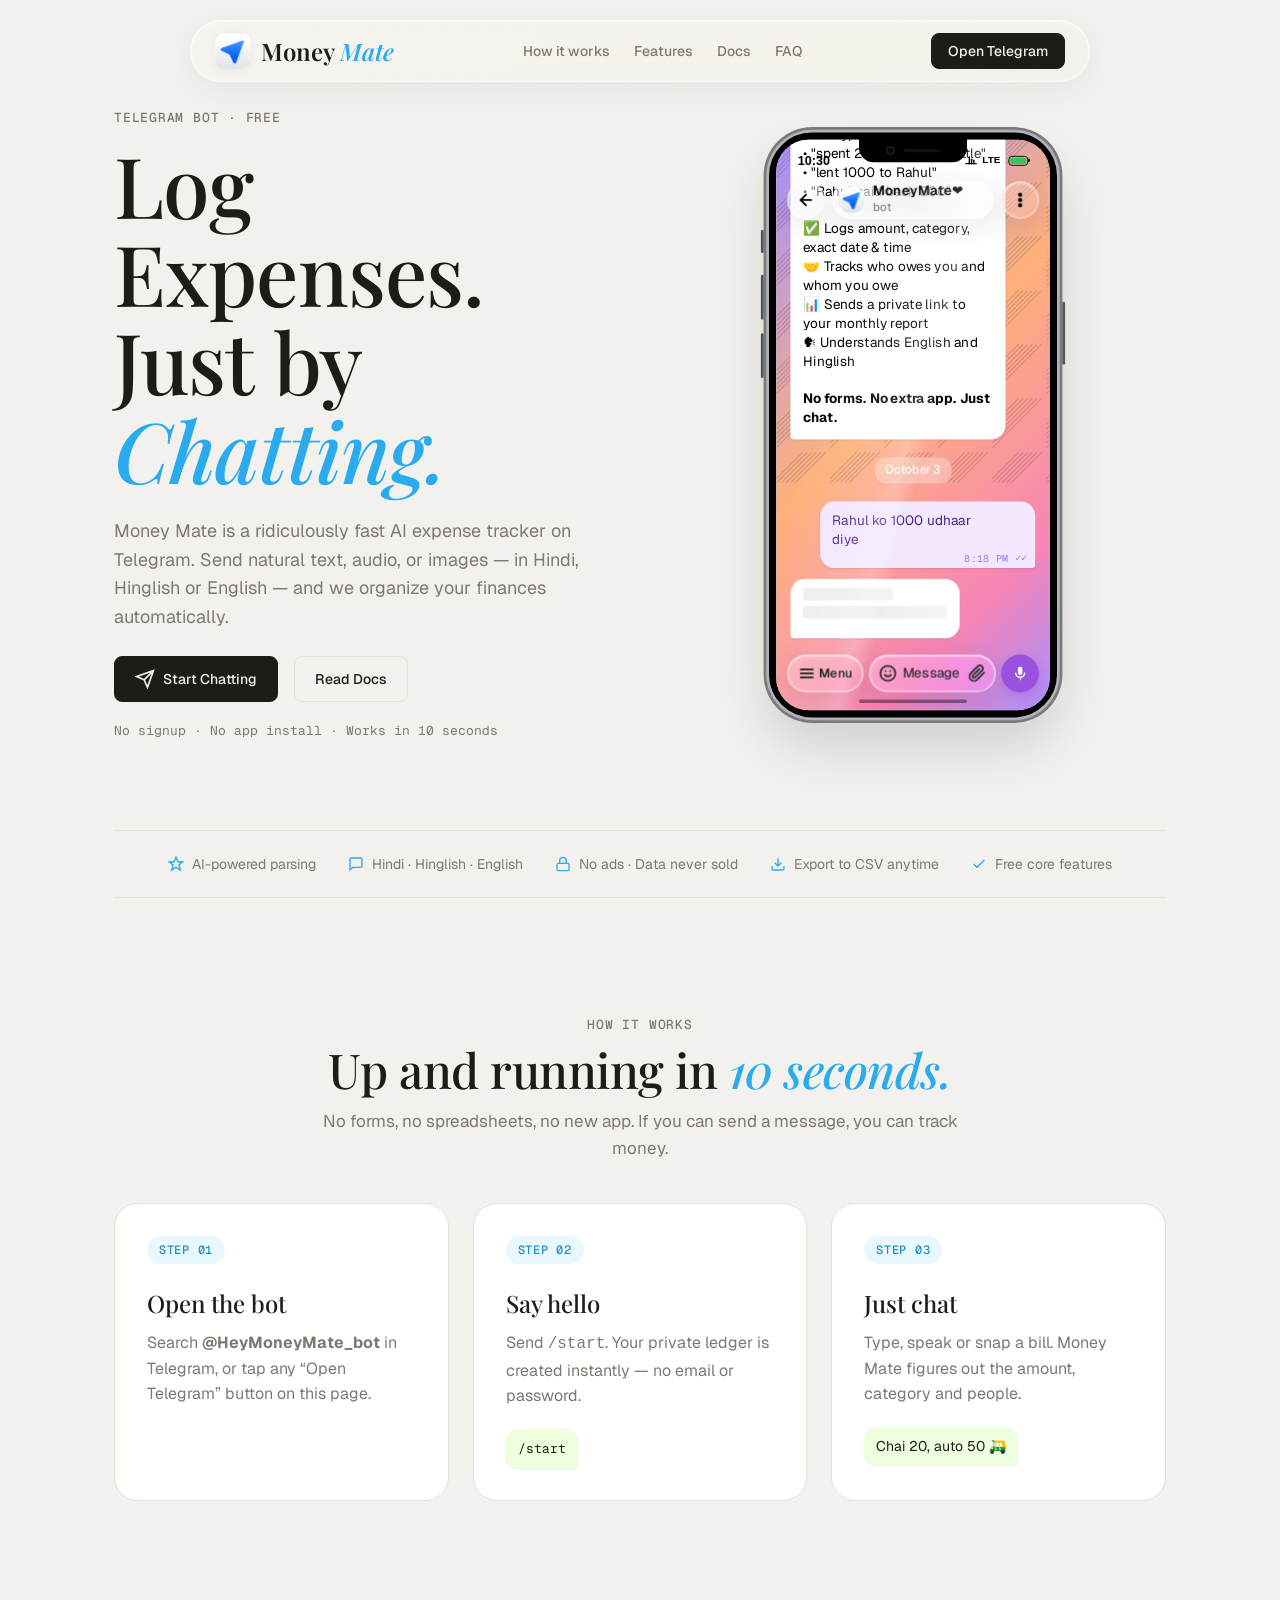
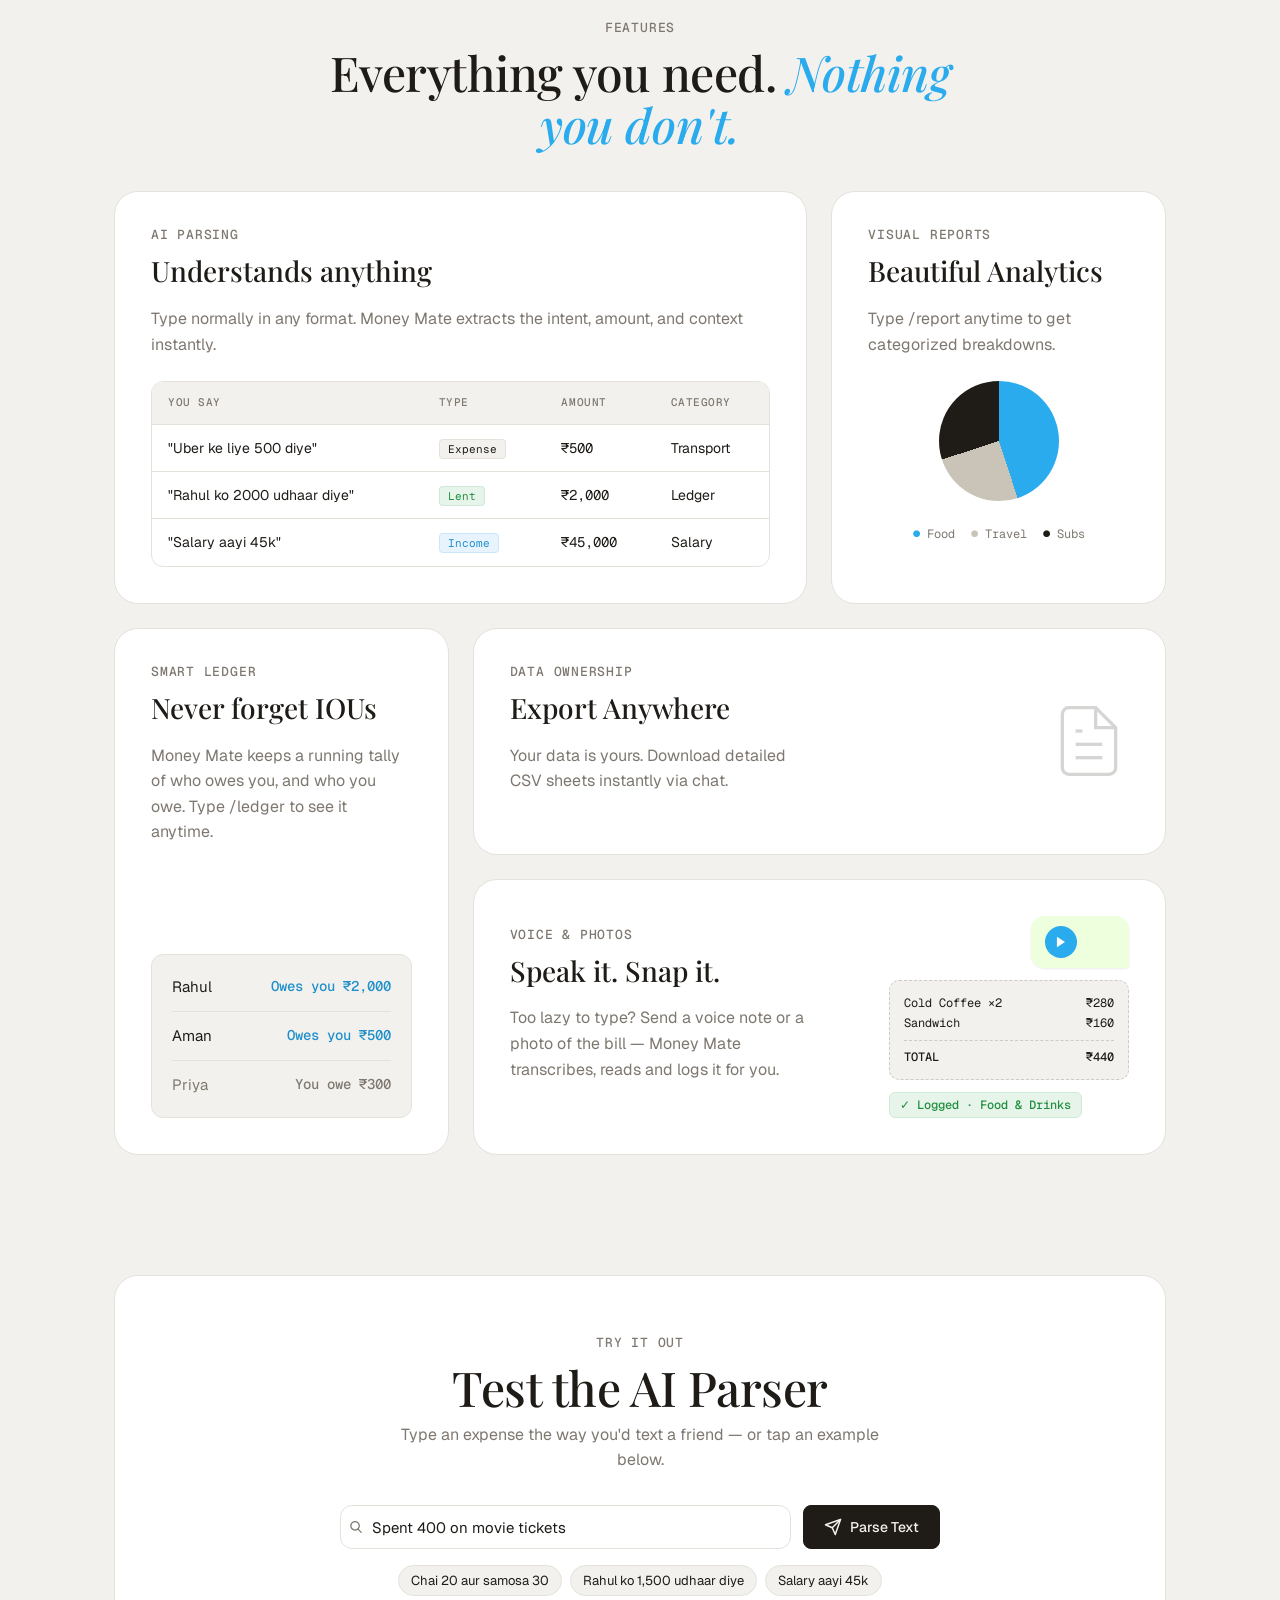
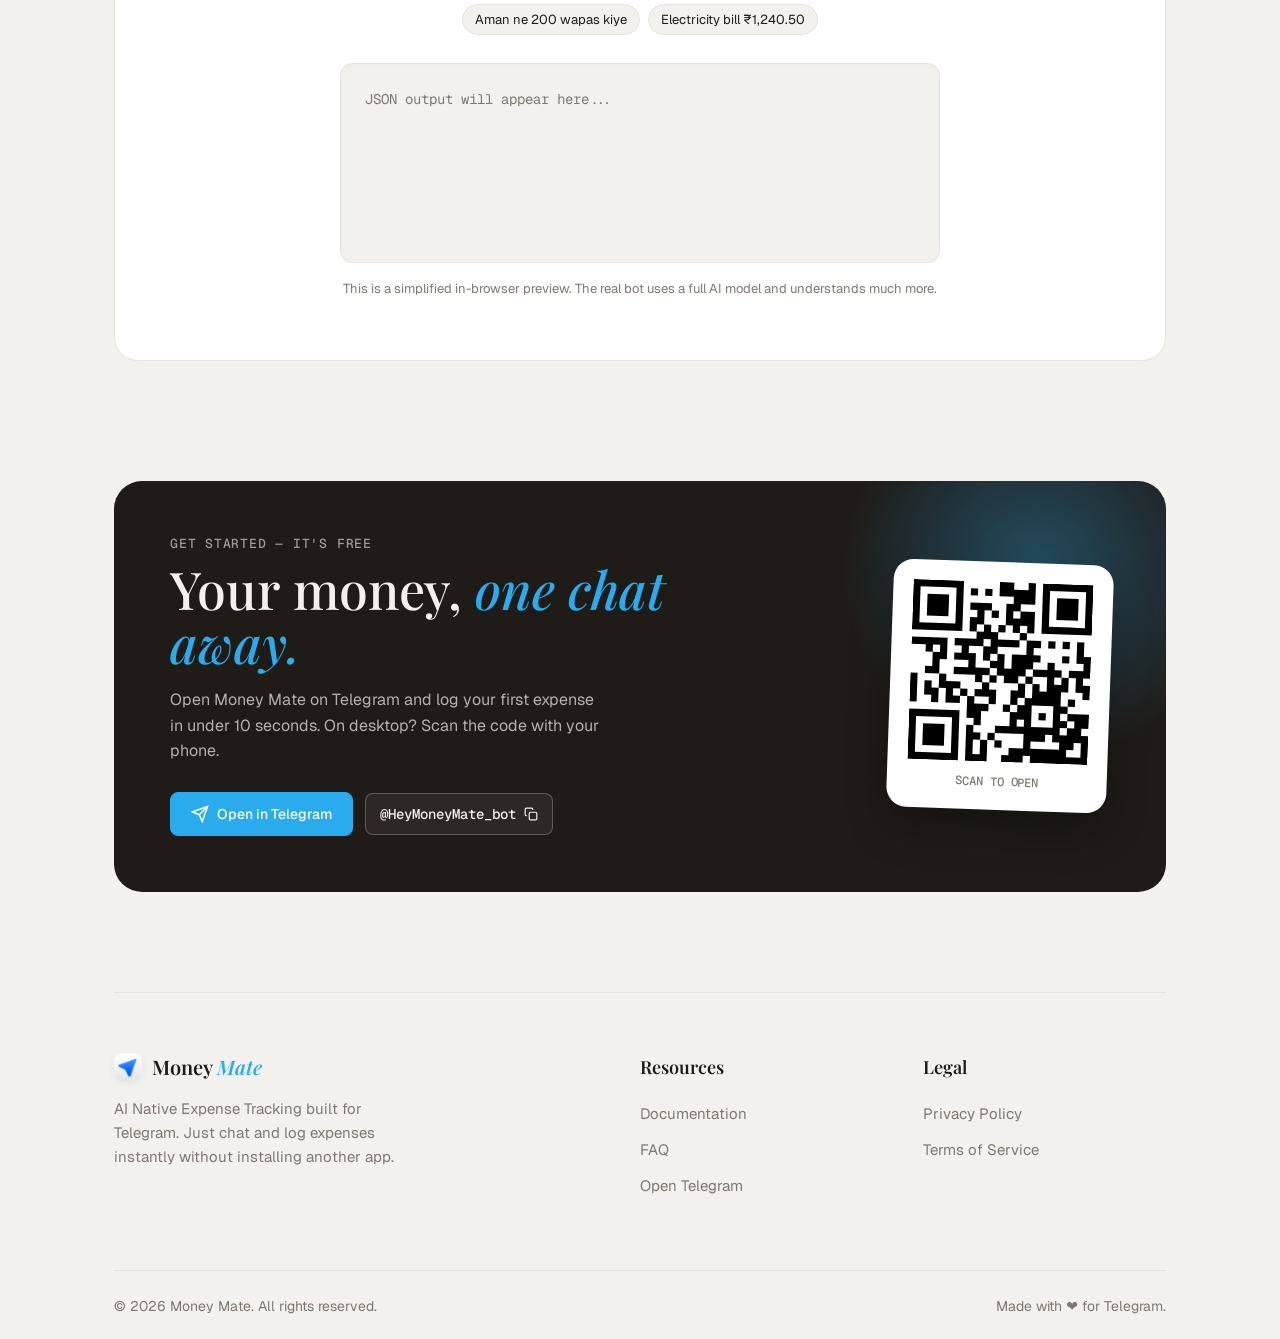
<file: index.html>
<!DOCTYPE html>
<html lang="en">

<head>
  <meta charset="UTF-8">
  <meta name="viewport" content="width=device-width, initial-scale=1.0">
  <title>Money Mate — AI Expense Tracker on Telegram (Hindi, Hinglish &amp; English)</title>
  <meta name="description"
    content="Money Mate is a free AI expense tracker that lives in Telegram. Log expenses, IOUs and income just by chatting in Hindi, Hinglish or English — text, voice or photos. No app to install.">
  <link rel="canonical" href="https://moneymate-website.vercel.app/">
  <link rel="icon" type="image/png" href="assets/img/logo-128.png">
  <link rel="apple-touch-icon" href="assets/img/logo-512.png">
  <meta name="theme-color" content="#F3F1ED">

  <!-- Open Graph / social previews (absolute URLs required) -->
  <meta property="og:type" content="website">
  <meta property="og:site_name" content="Money Mate">
  <meta property="og:url" content="https://moneymate-website.vercel.app/">
  <meta property="og:title" content="Money Mate — AI Expense Tracker on Telegram">
  <meta property="og:description"
    content="Log expenses just by chatting. Hindi, Hinglish or English. No apps to install.">
  <meta property="og:image" content="https://moneymate-website.vercel.app/assets/img/logo-512.png">
  <meta name="twitter:card" content="summary">
  <meta name="twitter:title" content="Money Mate — AI Expense Tracker on Telegram">
  <meta name="twitter:description"
    content="Log expenses just by chatting. Hindi, Hinglish or English. No apps to install.">
  <meta name="twitter:image" content="https://moneymate-website.vercel.app/assets/img/logo-512.png">

  <script type="application/ld+json">
{
  "@context": "https://schema.org",
  "@type": "SoftwareApplication",
  "name": "Money Mate",
  "applicationCategory": "FinanceApplication",
  "operatingSystem": "Telegram",
  "url": "https://moneymate-website.vercel.app/",
  "description": "AI-powered Telegram bot for expense tracking and IOU ledger management in Hindi, Hinglish and English.",
  "offers": { "@type": "Offer", "price": "0", "priceCurrency": "INR" }
}
</script>

  <link rel="preconnect" href="https://fonts.googleapis.com">
  <link rel="preconnect" href="https://fonts.gstatic.com" crossorigin>
  <link
    href="https://fonts.googleapis.com/css2?family=Playfair+Display:ital,wght@0,400;0,500;0,600;1,400;1,500&family=Geist:wght@400;500;600&family=Geist+Mono:wght@400;500&display=swap"
    rel="stylesheet">
  <link rel="stylesheet" href="assets/css/styles.css">
  <style>
    /* ===== Homepage-only styles (shared styles live in assets/css/styles.css) ===== */

    /* Hero */
    .hero {
      display: grid;
      grid-template-columns: 1fr 1fr;
      gap: 40px;
      align-items: center;
      padding-block: 100px 80px;
      perspective: 1200px;
    }

    .hero h1 {
      font-family: var(--display);
      font-weight: 500;
      font-size: clamp(48px, 7vw, 84px);
      line-height: 1.05;
      margin-block: 16px 24px;
      letter-spacing: -0.01em;
    }

    .hero h1 em {
      font-style: italic;
      color: var(--accent);
    }

    .hero p {
      color: var(--muted);
      font-size: 18px;
      max-width: 480px;
      margin: 0 0 24px;
    }

    .hero-ctas {
      display: flex;
      gap: 16px;
      justify-content: flex-start;
      flex-wrap: wrap;
    }

    .hero-note {
      margin-top: 20px;
      font: 400 13px var(--mono);
      color: var(--muted);
    }

    /* Trust strip */
    .trust-strip {
      display: flex;
      flex-wrap: wrap;
      justify-content: center;
      gap: 12px 32px;
      padding: 22px 16px;
      border-block: 1px solid var(--line);
      color: var(--muted);
      font-size: 14px;
    }

    .trust-strip span {
      display: inline-flex;
      align-items: center;
      gap: 8px;
    }

    .trust-strip svg {
      width: 16px;
      height: 16px;
      color: var(--accent);
      flex-shrink: 0;
    }

    /* Section headings */
    .section-head {
      text-align: center;
      max-width: 640px;
      margin: 120px auto 0;
    }

    .section-head h2,
    .section-title {
      font-family: var(--display);
      font-weight: 500;
      font-size: clamp(32px, 4.5vw, 48px);
      line-height: 1.1;
      margin: 12px 0;
      letter-spacing: -0.01em;
    }

    .section-head h2 em,
    .section-title em {
      font-style: italic;
      color: var(--accent);
    }

    .section-head p {
      color: var(--muted);
      font-size: 17px;
      margin: 0;
    }

    /* How it works */
    .steps {
      display: grid;
      grid-template-columns: repeat(3, 1fr);
      gap: 24px;
      margin-top: 40px;
    }

    .step {
      background: var(--surface);
      border: 1px solid var(--line);
      border-radius: 24px;
      padding: 32px;
      transition: transform 0.3s, box-shadow 0.3s;
    }

    .step:hover {
      transform: translateY(-4px);
      box-shadow: 0 12px 24px rgba(0, 0, 0, 0.06);
    }

    .step-num {
      display: inline-block;
      font: 500 12px/1 var(--mono);
      letter-spacing: .06em;
      color: var(--accent-dark);
      background: rgba(42, 171, 238, 0.1);
      border-radius: 999px;
      padding: 8px 12px;
      margin-bottom: 20px;
    }

    .step h3 {
      font-family: var(--display);
      font-weight: 500;
      font-size: 24px;
      margin: 0 0 8px;
    }

    .step p {
      color: var(--muted);
      margin: 0;
    }

    .bubble {
      display: inline-block;
      margin-top: 20px;
      background: #EEFFDE;
      padding: 8px 12px;
      border-radius: 12px 12px 4px 12px;
      font-size: 14px;
      box-shadow: 0 1px 2px rgba(0, 0, 0, 0.08);
    }

    .bubble code {
      font-family: var(--mono);
      font-size: 13px;
    }

    /* iPhone Mockup */
    .hero-phone-wrap {
      display: flex;
      justify-content: center;
      position: relative;
    }

    .iphone-mockup {
      width: 320px;
      height: 650px;
      border-radius: 48px;
      background: #000;
      box-shadow: 0 0 0 3px #B0B3B8, 0 0 0 6px #787A7D, 0 30px 60px rgba(0, 0, 0, 0.15);
      border: 8px solid #000;
      position: relative;
      transform: scale(0.9);
    }

    .iphone-btn {
      position: absolute;
      background: #555;
      border: 0;
      padding: 0;
      border-radius: 2px;
      cursor: pointer;
      transition: transform 0.1s;
    }

    .iphone-btn::before {
      content: "";
      position: absolute;
      inset: -4px -8px;
    }

    /* larger click/tap area */
    .iphone-btn:active {
      transform: scaleX(0.6);
    }

    .iphone-btn.silent {
      width: 3px;
      height: 26px;
      left: -17px;
      top: 100px;
    }

    .iphone-btn.vol-up {
      width: 3px;
      height: 50px;
      left: -17px;
      top: 150px;
    }

    .iphone-btn.vol-down {
      width: 3px;
      height: 50px;
      left: -17px;
      top: 215px;
    }

    .iphone-btn.power {
      width: 3px;
      height: 70px;
      right: -17px;
      top: 180px;
    }

    /* Interactive Hardware HUDs */
    .screen-overlay {
      position: absolute;
      top: 0;
      left: 0;
      width: 100%;
      height: 100%;
      background: #000;
      z-index: 99;
      opacity: 0;
      pointer-events: none;
      transition: opacity 0.3s;
    }

    .screen-overlay.off {
      opacity: 1;
      pointer-events: auto;
    }

    .volume-hud {
      position: absolute;
      left: 8px;
      top: 150px;
      width: 6px;
      height: 120px;
      background: rgba(255, 255, 255, 0.7);
      backdrop-filter: blur(10px);
      -webkit-backdrop-filter: blur(10px);
      border-radius: 6px;
      z-index: 100;
      transform: translateX(-20px) scaleX(0.5);
      opacity: 0;
      transition: all 0.3s cubic-bezier(0.175, 0.885, 0.32, 1.275);
      display: flex;
      flex-direction: column;
      justify-content: flex-end;
      overflow: hidden;
      box-shadow: 0 4px 12px rgba(0, 0, 0, 0.15);
      pointer-events: none;
    }

    .volume-hud.show {
      transform: translateX(0) scaleX(1);
      opacity: 1;
    }

    .volume-bar {
      width: 100%;
      height: 50%;
      background: #fff;
      transition: height 0.2s;
    }

    .silent-hud {
      position: absolute;
      top: 0px;
      left: 50%;
      transform: translateX(-50%) translateY(-20px) scale(0.9);
      opacity: 0;
      background: rgba(20, 20, 20, 0.85);
      backdrop-filter: blur(12px);
      -webkit-backdrop-filter: blur(12px);
      padding: 8px 16px;
      border-radius: 20px;
      display: flex;
      align-items: center;
      gap: 8px;
      color: #fff;
      font-size: 13px;
      font-weight: 500;
      z-index: 40;
      transition: all 0.3s cubic-bezier(0.175, 0.885, 0.32, 1.275);
      pointer-events: none;
      box-shadow: 0 4px 12px rgba(0, 0, 0, 0.2);
      font-family: -apple-system, sans-serif;
      white-space: nowrap;
    }

    .silent-hud.show {
      transform: translateX(-50%) translateY(32px) scale(1);
      opacity: 1;
    }

    .iphone-notch {
      position: absolute;
      top: -1px;
      left: 50%;
      transform: translateX(-50%);
      width: 120px;
      height: 26px;
      background: #000;
      border-radius: 0 0 16px 16px;
      display: flex;
      justify-content: center;
      align-items: center;
      gap: 10px;
      z-index: 50;
    }

    .iphone-camera {
      width: 10px;
      height: 10px;
      border-radius: 50%;
      background: #050505;
      box-shadow: inset 0 0 4px rgba(255, 255, 255, 0.2);
    }

    .iphone-speaker {
      width: 40px;
      height: 4px;
      border-radius: 2px;
      background: #111;
    }

    .iphone-screen {
      width: 100%;
      height: 100%;
      border-radius: 36px;
      overflow: hidden;
      background: #e8ecef;
      display: flex;
      flex-direction: column;
      position: relative;
    }

    .iphone-glare {
      position: absolute;
      top: 0;
      left: 0;
      width: 100%;
      height: 100%;
      border-radius: 36px;
      background: linear-gradient(105deg, rgba(255, 255, 255, 0) 25%, rgba(255, 255, 255, 0.15) 45%, rgba(255, 255, 255, 0.25) 50%, rgba(255, 255, 255, 0) 55%);
      pointer-events: none;
      z-index: 30;
      overflow: hidden;
    }

    .telegram-app {
      width: 100%;
      height: 100%;
      position: relative;
      display: flex;
      flex-direction: column;
    }

    .home-indicator {
      width: 120px;
      height: 4px;
      background: rgba(0, 0, 0, 0.4);
      border-radius: 4px;
      position: absolute;
      bottom: 8px;
      left: 50%;
      transform: translateX(-50%);
      z-index: 50;
    }

    /* iOS Status Bar */
    .ios-status-bar {
      position: absolute;
      top: 0;
      left: 0;
      width: 100%;
      padding: 12px 24px 0;
      display: flex;
      justify-content: space-between;
      align-items: center;
      z-index: 60;
      color: #000;
      font-family: -apple-system, BlinkMacSystemFont, sans-serif;
      font-weight: 600;
      font-size: 14px;
      pointer-events: none;
    }

    .ios-status-bar .ios-icons {
      display: flex;
      align-items: center;
      gap: 5px;
    }

    .ios-signal,
    .ios-wifi {
      width: 15px;
      height: 15px;
    }

    .ios-battery {
      width: 22px;
      height: 11px;
      border: 1px solid currentColor;
      border-radius: 4px;
      padding: 1px;
      position: relative;
      margin-left: 2px;
    }

    .ios-battery::after {
      content: '';
      position: absolute;
      right: -3px;
      top: 2px;
      width: 2px;
      height: 4px;
      background: currentColor;
      border-radius: 0 2px 2px 0;
    }

    .ios-battery-level {
      height: 100%;
      background: currentColor;
      border-radius: 1px;
      width: 100%;
      transition: width 1s, background 0.3s;
    }

    /* iOS Notification */
    .ios-notification {
      position: absolute;
      top: -100px;
      left: 50%;
      transform: translateX(-50%);
      width: 92%;
      background: rgba(255, 255, 255, 0.8);
      backdrop-filter: blur(16px);
      -webkit-backdrop-filter: blur(16px);
      border-radius: 20px;
      padding: 12px;
      display: flex;
      align-items: center;
      gap: 12px;
      box-shadow: 0 8px 24px rgba(0, 0, 0, 0.12);
      z-index: 100;
      transition: top 0.5s cubic-bezier(0.175, 0.885, 0.32, 1.275);
      pointer-events: none;
    }

    .ios-notification.show {
      top: 12px;
    }

    .ios-notification img {
      width: 38px;
      height: 38px;
      border-radius: 8px;
    }

    .ios-notification .ios-text {
      display: flex;
      flex-direction: column;
    }

    .ios-notification .ios-text b {
      font-size: 14px;
      color: #000;
      line-height: 1.2;
      font-family: -apple-system, system-ui, sans-serif;
      margin-bottom: 2px;
    }

    .ios-notification .ios-text span {
      font-size: 13px;
      color: #333;
      line-height: 1.2;
      font-family: -apple-system, system-ui, sans-serif;
    }


    /* Floating Header & Bottom Bar */
    .telegram-header-floating {
      position: absolute;
      top: 46px;
      left: 12px;
      right: 12px;
      z-index: 10;
      display: flex;
      gap: 8px;
      align-items: center;
      justify-content: space-between;
    }

    .floating-circle {
      width: 42px;
      height: 42px;
      border-radius: 50%;
      display: flex;
      justify-content: center;
      align-items: center;
      color: #000;
      background: linear-gradient(135deg, rgba(255, 255, 255, 0.3) 0%, rgba(255, 255, 255, 0.1) 100%);
      backdrop-filter: blur(24px) saturate(180%);
      -webkit-backdrop-filter: blur(24px) saturate(180%);
      border: 1px solid rgba(255, 255, 255, 0.4);
      box-shadow: 0 8px 32px 0 rgba(0, 0, 0, 0.1), inset 0 1px 2px rgba(255, 255, 255, 0.8), inset 0 -1px 2px rgba(255, 255, 255, 0.2);
    }

    .floating-pill {
      flex: 1;
      height: 42px;
      border-radius: 21px;
      display: flex;
      align-items: center;
      padding: 4px 12px 4px 6px;
      gap: 8px;
      cursor: pointer;
      background: linear-gradient(135deg, rgba(255, 255, 255, 0.3) 0%, rgba(255, 255, 255, 0.1) 100%);
      backdrop-filter: blur(24px) saturate(180%);
      -webkit-backdrop-filter: blur(24px) saturate(180%);
      border: 1px solid rgba(255, 255, 255, 0.4);
      box-shadow: 0 8px 32px 0 rgba(0, 0, 0, 0.1), inset 0 1px 2px rgba(255, 255, 255, 0.8), inset 0 -1px 2px rgba(255, 255, 255, 0.2);
    }

    .floating-pill img {
      width: 30px;
      height: 30px;
      border-radius: 50%;
      object-fit: cover;
    }

    .floating-pill-text {
      display: flex;
      flex-direction: column;
      justify-content: center;
    }

    .floating-pill-text b {
      font-size: 15px;
      color: #000;
      line-height: 1.1;
      font-weight: 600;
    }

    .floating-pill-text small {
      font-size: 13px;
      color: #888;
      font-weight: 500;
    }

    .telegram-bottom-floating {
      position: absolute;
      bottom: 20px;
      left: 12px;
      right: 12px;
      z-index: 10;
      display: flex;
      gap: 6px;
      align-items: center;
    }

    .menu-btn {
      height: 42px;
      padding: 0 12px;
      border-radius: 21px;
      display: flex;
      align-items: center;
      gap: 4px;
      color: #000;
      font-weight: 600;
      font-size: 14px;
      cursor: pointer;
      flex-shrink: 0;
      background: linear-gradient(135deg, rgba(255, 255, 255, 0.3) 0%, rgba(255, 255, 255, 0.1) 100%);
      backdrop-filter: blur(24px) saturate(180%);
      -webkit-backdrop-filter: blur(24px) saturate(180%);
      border: 1px solid rgba(255, 255, 255, 0.5);
      box-shadow: 0 8px 32px 0 rgba(0, 0, 0, 0.1), inset 0 1px 2px rgba(255, 255, 255, 0.9), inset 0 -1px 2px rgba(255, 255, 255, 0.3);
    }

    .chat-input-field {
      flex: 1;
      height: 42px;
      min-width: 0;
      border-radius: 21px;
      display: flex;
      align-items: center;
      padding: 0 10px;
      gap: 6px;
      color: #333;
      font-size: 15px;
      font-weight: 500;
      background: linear-gradient(135deg, rgba(255, 255, 255, 0.3) 0%, rgba(255, 255, 255, 0.1) 100%);
      backdrop-filter: blur(24px) saturate(180%);
      -webkit-backdrop-filter: blur(24px) saturate(180%);
      border: 1px solid rgba(255, 255, 255, 0.5);
      box-shadow: 0 8px 32px 0 rgba(0, 0, 0, 0.1), inset 0 1px 2px rgba(255, 255, 255, 0.9), inset 0 -1px 2px rgba(255, 255, 255, 0.3);
    }

    .mic-btn {
      width: 42px;
      height: 42px;
      min-width: 42px;
      flex-shrink: 0;
      border-radius: 50%;
      background: #9b51e0;
      display: flex;
      justify-content: center;
      align-items: center;
      color: #fff;
      box-shadow: 0 4px 12px rgba(155, 81, 224, 0.4);
      cursor: pointer;
    }

    /* Chat UI */
    .chat {
      flex: 1;
      display: flex;
      flex-direction: column;
      gap: 12px;
      padding: 100px 16px 80px;
      overflow-y: auto;
      overflow-x: hidden;
      scrollbar-width: none;
      background: linear-gradient(135deg, #a890fe 0%, #ffb17a 45%, #f584b7 80%, #a890fe 100%);
      position: relative;
    }

    .chat::-webkit-scrollbar {
      display: none;
    }

    .chat::before {
      content: "";
      position: absolute;
      top: 0;
      left: 0;
      width: 100%;
      height: 100%;
      opacity: 0.15;
      pointer-events: none;
      background-image: url("data:image/svg+xml,%3Csvg width='60' height='60' viewBox='0 0 60 60' xmlns='http://www.w3.org/2000/svg'%3E%3Cpath d='M54.627 0l.83.83-54.627 54.627-.83-.83L54.627 0zm-5.092 0l.83.83-49.535 49.535-.83-.83L49.535 0zm-5.092 0l.83.83-44.443 44.443-.83-.83L44.443 0zm-5.092 0l.83.83-39.351 39.351-.83-.83L39.351 0zm-5.092 0l.83.83-34.259 34.259-.83-.83L34.259 0zm-5.092 0l.83.83-29.167 29.167-.83-.83L29.167 0z' fill='%23000000' fill-opacity='1' fill-rule='evenodd'/%3E%3C/svg%3E");
    }

    .chat>div {
      position: relative;
      z-index: 1;
    }

    .msg {
      max-width: 88%;
      padding: 10px 14px 22px;
      border-radius: 16px;
      font-size: 15px;
      line-height: 1.4;
      position: relative;
      opacity: 0;
      transform: translateY(10px);
      animation: msgPop 0.3s cubic-bezier(0.175, 0.885, 0.32, 1.275) forwards;
      box-shadow: 0 1px 2px rgba(0, 0, 0, 0.1);
    }

    @keyframes msgPop {
      to {
        opacity: 1;
        transform: translateY(0);
      }
    }

    .msg.me {
      align-self: flex-end;
      background: #f3e8ff;
      color: #4c1d95;
      border-bottom-right-radius: 4px;
    }

    .msg.bot {
      align-self: flex-start;
      background: #FFF;
      color: #000;
      border-bottom-left-radius: 4px;
    }

    .msg-info {
      position: absolute;
      bottom: 4px;
      right: 10px;
      display: flex;
      align-items: center;
      gap: 4px;
    }

    .msg time {
      font: 400 11px var(--mono);
      color: rgba(0, 0, 0, 0.35);
    }

    .msg.me time {
      color: rgba(139, 92, 246, 0.8);
    }

    .msg.me .msg-info::after {
      content: "✓✓";
      color: rgba(139, 92, 246, 0.8);
      font-size: 10px;
      letter-spacing: -2px;
      margin-left: 3px;
      font-weight: 700;
    }

    .date-pill {
      align-self: center;
      background: rgba(255, 255, 255, 0.3);
      backdrop-filter: blur(8px);
      -webkit-backdrop-filter: blur(8px);
      color: #fff;
      padding: 4px 12px;
      border-radius: 12px;
      font-size: 13px;
      font-weight: 500;
      margin: 8px 0;
    }

    /* Skeleton & Voice */
    .skeleton {
      background: linear-gradient(90deg, #eee 25%, #f5f5f5 50%, #eee 75%);
      background-size: 200% 100%;
      animation: shimmer 1.5s infinite;
      border-radius: 4px;
      height: 14px;
      margin-bottom: 6px;
    }

    .skeleton:last-child {
      margin-bottom: 0;
    }

    @keyframes shimmer {
      0% {
        background-position: 200% 0;
      }

      100% {
        background-position: -200% 0;
      }
    }

    .voice-msg {
      display: flex;
      align-items: center;
      gap: 10px;
    }

    .play-btn {
      width: 32px;
      height: 32px;
      border-radius: 50%;
      background: #2AABEE;
      color: white;
      display: grid;
      place-items: center;
      flex-shrink: 0;
    }

    .waveform {
      display: flex;
      gap: 2px;
      align-items: center;
      height: 20px;
    }

    .waveform i {
      width: 3px;
      background: rgba(0, 0, 0, 0.3);
      border-radius: 3px;
      animation: wave 0.8s infinite alternate;
    }

    .waveform i:nth-child(2) {
      animation-delay: 0.1s;
    }

    .waveform i:nth-child(3) {
      animation-delay: 0.3s;
    }

    .waveform i:nth-child(4) {
      animation-delay: 0.2s;
    }

    .waveform i:nth-child(5) {
      animation-delay: 0.4s;
    }

    .waveform i:nth-child(6) {
      animation-delay: 0.1s;
    }

    @keyframes wave {
      0% {
        height: 4px;
      }

      100% {
        height: 18px;
      }
    }

    /* Bento Grid */
    .bento-grid {
      display: grid;
      grid-template-columns: repeat(3, 1fr);
      gap: 24px;
      margin-top: 40px;
    }

    .bento-card {
      background: var(--surface);
      border: 1px solid var(--line);
      border-radius: 24px;
      padding: 36px;
      overflow: hidden;
      position: relative;
      transition: transform 0.3s cubic-bezier(0.4, 0, 0.2, 1), box-shadow 0.3s cubic-bezier(0.4, 0, 0.2, 1);
      display: flex;
      flex-direction: column;
    }

    .bento-card:hover {
      transform: translateY(-4px);
      box-shadow: 0 12px 24px rgba(0, 0, 0, 0.06);
    }

    .bento-large {
      grid-column: span 2;
    }

    .bento-tall {
      grid-row: span 2;
    }

    .bento-card h3 {
      font-family: var(--display);
      font-weight: 500;
      font-size: 28px;
      margin: 0 0 12px;
    }

    .bento-card p {
      color: var(--muted);
      margin: 0 0 24px;
    }

    .bento-row {
      flex-direction: row;
      align-items: center;
      justify-content: space-between;
      gap: 32px;
    }

    .ledger-box {
      background: var(--bg);
      border: 1px solid var(--line);
      border-radius: 12px;
      padding: 20px;
      font-size: 15px;
      margin-top: auto;
    }

    .ledger-row {
      display: flex;
      justify-content: space-between;
      gap: 12px;
      margin-bottom: 12px;
      border-bottom: 1px solid var(--line);
      padding-bottom: 12px;
    }

    .ledger-row:last-child {
      margin-bottom: 0;
      border-bottom: 0;
      padding-bottom: 0;
      color: var(--muted);
    }

    .ledger-row b {
      color: var(--accent-dark);
      font-family: var(--mono);
      font-weight: 500;
      font-size: 14px;
    }

    .ledger-row:last-child b {
      color: var(--muted);
    }

    /* Voice & receipt visual */
    .media-demo {
      display: flex;
      flex-direction: column;
      gap: 12px;
      min-width: 240px;
    }

    .media-pill {
      align-self: flex-end;
      background: #EEFFDE;
      border-radius: 14px 14px 4px 14px;
      padding: 10px 14px;
      box-shadow: 0 1px 2px rgba(0, 0, 0, 0.08);
    }

    .receipt {
      background: var(--bg);
      border: 1px dashed #CFCAC2;
      border-radius: 10px;
      padding: 12px 14px;
      font: 400 12px/1.7 var(--mono);
    }

    .receipt div {
      display: flex;
      justify-content: space-between;
      gap: 16px;
    }

    .receipt .total {
      border-top: 1px dashed #CFCAC2;
      margin-top: 6px;
      padding-top: 6px;
      font-weight: 500;
    }

    .logged {
      align-self: flex-start;
      font: 500 12px var(--mono);
      color: #1e8e3e;
      background: #e6f4ea;
      border: 1px solid #ceead6;
      border-radius: 6px;
      padding: 4px 10px;
    }

    /* Interactive Demo */
    .demo-section {
      background: var(--surface);
      padding: 60px 40px;
      border-radius: 24px;
      border: 1px solid var(--line);
      text-align: center;
      margin-top: 120px;
    }

    .demo-section .section-title {
      margin-bottom: 8px;
    }

    .demo-sub {
      color: var(--muted);
      margin: 0 auto 32px;
      max-width: 520px;
    }

    .demo-input-wrap {
      display: flex;
      gap: 12px;
      max-width: 600px;
      margin: 0 auto 16px;
    }

    .demo-chips {
      display: flex;
      flex-wrap: wrap;
      justify-content: center;
      gap: 8px;
      margin: 0 auto 28px;
      max-width: 640px;
    }

    .chip {
      font: 400 13px var(--body);
      padding: 6px 12px;
      border-radius: 999px;
      border: 1px solid var(--line);
      background: var(--bg);
      color: var(--fg);
      cursor: pointer;
      transition: border-color 0.2s, color 0.2s;
    }

    .chip:hover {
      border-color: var(--accent);
      color: var(--accent-dark);
    }

    .demo-output {
      overflow-x: auto;
      background: var(--bg);
      padding: 24px;
      border-radius: 12px;
      text-align: left;
      font-family: var(--mono);
      font-size: 14px;
      min-height: 200px;
      border: 1px solid var(--line);
      max-width: 600px;
      margin: 0 auto;
      box-shadow: inset 0 2px 8px rgba(0, 0, 0, 0.02);
    }

    .demo-output pre {
      margin: 0;
      color: var(--fg);
      line-height: 1.6;
      white-space: pre-wrap;
      word-break: break-word;
      font: inherit;
    }

    .j-key {
      color: var(--accent-dark);
    }

    .j-str {
      color: #0B7A55;
    }

    .j-num {
      color: #B4540A;
    }

    .j-lit {
      color: var(--muted);
    }

    .demo-disclaimer {
      margin: 16px auto 0;
      font-size: 13px;
      color: var(--muted);
    }

    /* Scroll Reveal Animation */
    .reveal-on-scroll {
      opacity: 0;
      transform: translateY(40px);
      transition: opacity 0.6s ease-out, transform 0.6s cubic-bezier(0.175, 0.885, 0.32, 1.275);
    }

    .reveal-on-scroll.visible {
      opacity: 1;
      transform: translateY(0);
    }

    /* CTA band with QR */
    .cta-band {
      margin-top: 120px;
      background: var(--fg);
      color: var(--bg);
      border-radius: 28px;
      padding: 56px;
      display: grid;
      grid-template-columns: 1.4fr 1fr;
      gap: 40px;
      align-items: center;
      position: relative;
      overflow: hidden;
    }

    .cta-band::before {
      content: "";
      position: absolute;
      width: 420px;
      height: 420px;
      right: -80px;
      top: -120px;
      background: radial-gradient(circle, rgba(42, 171, 238, 0.35), transparent 65%);
      pointer-events: none;
    }

    .cta-band>* {
      position: relative;
    }

    .cta-band .label {
      color: rgba(243, 241, 237, 0.6);
    }

    .cta-band h2 {
      font-family: var(--display);
      font-weight: 500;
      font-size: clamp(34px, 4.5vw, 52px);
      line-height: 1.05;
      margin: 12px 0 16px;
    }

    .cta-band h2 em {
      font-style: italic;
      color: var(--accent);
    }

    .cta-band p {
      color: rgba(243, 241, 237, 0.7);
      max-width: 440px;
      margin: 0 0 28px;
    }

    .cta-actions {
      display: flex;
      flex-wrap: wrap;
      gap: 12px;
      align-items: center;
    }

    .username-chip {
      display: inline-flex;
      align-items: center;
      gap: 8px;
      font: 500 14px var(--mono);
      color: var(--bg);
      background: rgba(255, 255, 255, 0.06);
      border: 1px solid rgba(243, 241, 237, 0.25);
      border-radius: 8px;
      padding: 11px 14px;
      cursor: pointer;
      transition: background 0.2s, border-color 0.2s;
    }

    .username-chip:hover {
      background: rgba(255, 255, 255, 0.12);
      border-color: var(--bg);
    }

    .username-chip svg {
      width: 14px;
      height: 14px;
    }

    .qr-card {
      justify-self: end;
      background: #fff;
      border-radius: 20px;
      padding: 20px;
      text-align: center;
      color: var(--fg);
      box-shadow: 0 20px 40px rgba(0, 0, 0, 0.3);
      transform: rotate(2deg);
      transition: transform 0.3s;
    }

    .qr-card:hover {
      transform: rotate(0) scale(1.03);
    }

    .qr-card img {
      width: 180px;
      height: 180px;
      display: block;
      image-rendering: pixelated;
    }

    .qr-card small {
      display: block;
      margin-top: 12px;
      font: 500 12px var(--mono);
      color: var(--muted);
    }

    .table-scroll {
      overflow-x: auto;
      margin-top: auto;
      border-radius: 12px;
      border: 1px solid var(--line);
    }

    table {
      width: 100%;
      border-collapse: collapse;
      font-size: 14px;
    }

    th,
    td {
      padding: 12px 16px;
      text-align: left;
      border-bottom: 1px solid var(--line);
    }

    tbody tr:last-child td {
      border-bottom: 0;
    }

    tr {
      transition: background 0.2s;
    }

    tbody tr:hover {
      background: rgba(0, 0, 0, 0.02);
    }

    th {
      color: var(--muted);
      font-weight: 500;
      font-family: var(--mono);
      text-transform: uppercase;
      font-size: 11px;
      letter-spacing: 0.05em;
      background: var(--bg);
    }

    .tag {
      font-family: var(--mono);
      font-size: 11px;
      padding: 2px 8px;
      border-radius: 4px;
      border: 1px solid var(--line);
      background: var(--bg);
      white-space: nowrap;
    }

    .tag.lent {
      background: #e6f4ea;
      color: #1e8e3e;
      border-color: #ceead6;
    }

    .tag.income {
      background: #e8f4fd;
      color: #1D8FCB;
      border-color: #cbe6f8;
    }

    .mono {
      font-family: var(--mono);
      white-space: nowrap;
    }

    .chart-pie {
      width: 120px;
      height: 120px;
      border-radius: 50%;
      background: conic-gradient(var(--accent) 0% 45%, #C9C3B8 45% 70%, #1F1C18 70% 100%);
      margin: 0 auto 24px;
    }

    .chart-legend {
      display: flex;
      justify-content: center;
      gap: 16px;
      font-size: 12px;
      color: var(--muted);
      font-family: var(--mono);
    }

    /* From Uiverse.io by Galahhad */
    .search-label {
      display: flex;
      align-items: center;
      box-sizing: border-box;
      position: relative;
      border: 1px solid var(--line);
      border-radius: 12px;
      overflow: hidden;
      background: var(--surface);
      padding: 9px;
      cursor: text;
      flex: 1;
      /* Added flex: 1 so it takes up space like the old input */
    }

    .search-label:hover {
      border-color: var(--accent);
    }

    .search-label:focus-within {
      background: var(--surface);
      border-color: var(--accent);
    }


    .search-label input::placeholder {
      color: var(--muted);
      opacity: 1;
    }

    .search-label input {
      outline: none;
      width: 100%;
      border: none;
      background: none;
      color: var(--fg);
      font-family: var(--body);
      font-size: 15px;
    }

    .search-label input:focus+.slash-icon,
    .search-label input:valid+.slash-icon {
      display: none;
    }

    .search-label input:valid~.search-icon {
      display: block;
    }

    .search-label input:valid {
      width: calc(100% - 22px);
      transform: translateX(20px);
    }

    .search-label svg,
    .slash-icon {
      position: absolute;
      color: var(--muted);
    }

    .search-icon {
      display: none;
      width: 12px;
      height: auto;
    }

    .slash-icon {
      right: 7px;
      border: 1px solid var(--line);
      background: var(--bg);
      border-radius: 3px;
      text-align: center;
      box-shadow: inset 0 -2px 0 0 var(--line);
      cursor: pointer;
      font-size: 12px;
      width: 15px;
    }

    .slash-icon:active {
      box-shadow: inset 0 1px 0 0 #3f3f3f, inset 0 0 1px 1px rgb(94, 93, 93), 0 1px 2px 0 rgba(28, 28, 29, 0.4);
      text-shadow: none;
      color: transparent;
      /* active */
    }



    /* ===== Responsive (homepage) ===== */
    @media (max-width: 900px) {
      .hero {
        grid-template-columns: 1fr;
        text-align: center;
        padding-block: 100px 48px;
      }

      .hero p {
        margin: 0 auto 24px;
      }

      .hero-ctas {
        justify-content: center;
      }

      .steps {
        grid-template-columns: 1fr;
      }

      .bento-grid {
        grid-template-columns: 1fr;
      }

      .bento-large,
      .bento-tall {
        grid-column: span 1;
        grid-row: span 1;
      }

      .bento-row {
        flex-direction: column;
        align-items: flex-start;
      }

      .media-demo {
        width: 100%;
        min-width: 0;
      }

      .demo-section {
        padding: 44px 20px;
      }

      .demo-input-wrap {
        flex-direction: column;
      }

      .demo-input-wrap .btn {
        align-self: center;
      }

      .cta-band {
        grid-template-columns: 1fr;
        padding: 40px 24px;
        text-align: center;
      }

      .cta-band p {
        margin-inline: auto;
      }

      .cta-actions {
        justify-content: center;
      }

      .qr-card {
        display: none;
      }

      /* scanning your own phone screen makes no sense */
      .section-head,
      .demo-section,
      .cta-band {
        margin-top: 80px;
      }
    }
  </style>
</head>

<body>

  <a class="skip-link" href="#main">Skip to content</a>
  <div class="toast-container" id="toast-container" role="status" aria-live="polite"></div>

  <div class="container">
    <header>
      <nav class="site-nav" aria-label="Main">
        <a href="index.html" class="brand" aria-label="Money Mate home">
          <img src="assets/img/logo-128.png" alt="" class="logo-icon" width="36" height="36">
          <span>Money <i>Mate</i></span>
        </a>
        <div class="nav-links" id="nav-links">
          <a href="#how-it-works">How it works</a>
          <a href="#features">Features</a>
          <a href="pages/Documentation.html">Docs</a>
          <a href="pages/FAQ.html">FAQ</a>
        </div>
        <div class="nav-actions">
          <a href="https://t.me/HeyMoneyMate_bot" class="btn tg-link" target="_blank" rel="noopener">Open Telegram</a>
          <button class="nav-toggle" type="button" aria-label="Open menu" aria-expanded="false"
            aria-controls="nav-links">
            <span></span><span></span><span></span>
          </button>
        </div>
      </nav>
    </header>

    <main id="main">
      <section class="hero">
        <div class="hero-text">
          <div class="label">Telegram Bot · Free</div>
          <h1>Log Expenses.<br>Just by <em>Chatting.</em></h1>
          <p>Money Mate is a ridiculously fast AI expense tracker on Telegram. Send natural text, audio, or images — in
            Hindi, Hinglish or English — and we organize your finances automatically.</p>

          <div class="hero-ctas">
            <a href="https://t.me/HeyMoneyMate_bot" class="btn tg-link" target="_blank" rel="noopener">
              <svg width="20" height="20" viewBox="0 0 24 24" fill="none" stroke="currentColor" stroke-width="2"
                aria-hidden="true">
                <path d="M22 2L11 13M22 2l-7 20-4-9-9-4 20-7z" />
              </svg>
              Start Chatting
            </a>
            <a href="pages/Documentation.html" class="btn ghost">Read Docs</a>
          </div>
          <div class="hero-note">No signup · No app install · Works in 10 seconds</div>
        </div>

        <!-- Right Side (Phone Frame) -->
        <div class="hero-phone-wrap">
          <div class="iphone-mockup" id="iphone3d" role="img"
            aria-label="Animated preview of a Money Mate chat on Telegram">
            <button type="button" class="iphone-btn silent" aria-label="Toggle silent mode (demo)"></button>
            <button type="button" class="iphone-btn vol-up" aria-label="Volume up (demo)"></button>
            <button type="button" class="iphone-btn vol-down" aria-label="Volume down (demo)"></button>
            <button type="button" class="iphone-btn power" aria-label="Power (demo)"></button>
            <div class="iphone-notch">
              <div class="iphone-camera"></div>
              <div class="iphone-speaker"></div>
            </div>
            <div class="iphone-screen">

              <!-- Dynamic iOS Status Bar -->
              <div class="ios-status-bar" id="ios-status-bar">
                <div class="ios-time" id="ios-time">9:41</div>
                <div class="ios-icons">
                  <svg viewBox="0 0 24 24" class="ios-signal" fill="none" stroke="currentColor" stroke-width="2.5"
                    stroke-linecap="round" stroke-linejoin="round">
                    <path d="M21 17H3" />
                    <path d="M17 11v6" />
                    <path d="M13 17v-8" />
                    <path d="M9 17V5" />
                  </svg>
                  <span id="ios-signal-text"
                    style="display:none; font-size:11px; margin-right:2px; font-weight:700;">LTE</span>
                  <svg viewBox="0 0 24 24" class="ios-wifi" id="ios-wifi-icon" fill="none" stroke="currentColor"
                    stroke-width="2.5" stroke-linecap="round" stroke-linejoin="round">
                    <path d="M5 12.55a11 11 0 0 1 14.08 0"></path>
                    <path d="M1.42 9a16 16 0 0 1 21.16 0"></path>
                    <path d="M8.53 16.11a6 6 0 0 1 6.95 0"></path>
                    <line x1="12" y1="20" x2="12.01" y2="20"></line>
                  </svg>
                  <div class="ios-battery">
                    <div class="ios-battery-level" id="ios-battery-level"></div>
                  </div>
                </div>
              </div>

              <div class="screen-overlay" id="screen-overlay"></div>
              <div class="silent-hud" id="silent-hud">
                <svg id="silent-icon" viewBox="0 0 24 24" fill="none" stroke="currentColor" stroke-width="2"
                  stroke-linecap="round" stroke-linejoin="round" style="width:14px;height:14px;"
                  aria-hidden="true"></svg>
                <span id="silent-text">Silent Mode</span>
              </div>
              <div class="volume-hud" id="volume-hud">
                <div class="volume-bar" id="volume-bar"></div>
              </div>

              <div class="ios-notification" id="ios-noti">
                <img src="assets/img/logo-128.png" alt="">
                <div class="ios-text">
                  <b>Money Mate</b>
                  <span>Expense logged successfully</span>
                </div>
              </div>

              <div class="iphone-glare"></div>
              <div class="telegram-app">
                <div class="telegram-header-floating">
                  <div class="floating-circle">
                    <svg viewBox="0 0 24 24" width="20" height="20" fill="none" stroke="currentColor" stroke-width="2.5"
                      stroke-linecap="round" stroke-linejoin="round">
                      <line x1="19" y1="12" x2="5" y2="12"></line>
                      <polyline points="12 19 5 12 12 5"></polyline>
                    </svg>
                  </div>
                  <div class="floating-pill">
                    <img src="assets/img/logo-128.png" alt="MoneyMate">
                    <div class="floating-pill-text">
                      <b>MoneyMate❤️</b>
                      <small>bot</small>
                    </div>
                  </div>
                  <div class="floating-circle">
                    <svg viewBox="0 0 24 24" width="20" height="20" fill="none" stroke="currentColor" stroke-width="2.5"
                      stroke-linecap="round" stroke-linejoin="round">
                      <circle cx="12" cy="12" r="1.5"></circle>
                      <circle cx="12" cy="5" r="1.5"></circle>
                      <circle cx="12" cy="19" r="1.5"></circle>
                    </svg>
                  </div>
                </div>
                <div class="chat" id="chat-container">
                  <!-- Dynamically populated -->
                </div>
                <div class="telegram-bottom-floating" aria-hidden="true">
                  <div class="menu-btn">
                    <svg viewBox="0 0 24 24" width="18" height="18" fill="none" stroke="currentColor" stroke-width="2.5"
                      stroke-linecap="round">
                      <line x1="3" y1="12" x2="21" y2="12"></line>
                      <line x1="3" y1="6" x2="21" y2="6"></line>
                      <line x1="3" y1="18" x2="21" y2="18"></line>
                    </svg>
                    Menu
                  </div>
                  <div class="chat-input-field">
                    <svg viewBox="0 0 24 24" width="20" height="20" fill="none" stroke="currentColor" stroke-width="2.5"
                      stroke-linecap="round" stroke-linejoin="round">
                      <circle cx="12" cy="12" r="10"></circle>
                      <path d="M8 14s1.5 2 4 2 4-2 4-2"></path>
                      <line x1="9" y1="9" x2="9.01" y2="9"></line>
                      <line x1="15" y1="9" x2="15.01" y2="9"></line>
                    </svg>
                    <span style="flex:1;">Message</span>
                    <svg viewBox="0 0 24 24" width="20" height="20" fill="none" stroke="currentColor" stroke-width="2.5"
                      stroke-linecap="round" stroke-linejoin="round">
                      <path
                        d="M21.44 11.05l-9.19 9.19a6 6 0 0 1-8.49-8.49l9.19-9.19a4 4 0 0 1 5.66 5.66l-9.2 9.19a2 2 0 0 1-2.83-2.83l8.49-8.48">
                      </path>
                    </svg>
                  </div>
                  <div class="mic-btn">
                    <svg viewBox="0 0 24 24" width="20" height="20" fill="currentColor">
                      <path
                        d="M12 14a3 3 0 0 0 3-3V6a3 3 0 0 0-6 0v5a3 3 0 0 0 3 3zm5-3a5 5 0 0 1-10 0H5a7 7 0 0 0 6.93 6.93V21h1.14v-3.07A7 7 0 0 0 19 11h-2z" />
                    </svg>
                  </div>
                </div>
                <div class="home-indicator"></div>
              </div>
            </div>
          </div>
        </div>
      </section>

      <!-- Trust strip (keep claims factual — add real user counts/testimonials once available) -->
      <div class="trust-strip">
        <span><svg viewBox="0 0 24 24" fill="none" stroke="currentColor" stroke-width="2" aria-hidden="true">
            <path d="M12 2l3 7h7l-5.5 4.5 2 7.5L12 17l-6.5 4 2-7.5L2 9h7z" />
          </svg>AI-powered parsing</span>
        <span><svg viewBox="0 0 24 24" fill="none" stroke="currentColor" stroke-width="2" aria-hidden="true">
            <path d="M21 15a2 2 0 0 1-2 2H7l-4 4V5a2 2 0 0 1 2-2h14a2 2 0 0 1 2 2z" />
          </svg>Hindi · Hinglish · English</span>
        <span><svg viewBox="0 0 24 24" fill="none" stroke="currentColor" stroke-width="2" aria-hidden="true">
            <rect x="3" y="11" width="18" height="11" rx="2" />
            <path d="M7 11V7a5 5 0 0 1 10 0v4" />
          </svg>No ads · Data never sold</span>
        <span><svg viewBox="0 0 24 24" fill="none" stroke="currentColor" stroke-width="2" aria-hidden="true">
            <path d="M21 15v4a2 2 0 0 1-2 2H5a2 2 0 0 1-2-2v-4" />
            <polyline points="7 10 12 15 17 10" />
            <line x1="12" y1="15" x2="12" y2="3" />
          </svg>Export to CSV anytime</span>
        <span><svg viewBox="0 0 24 24" fill="none" stroke="currentColor" stroke-width="2" aria-hidden="true">
            <polyline points="20 6 9 17 4 12" />
          </svg>Free core features</span>
      </div>

      <!-- How it works -->
      <section id="how-it-works" aria-labelledby="how-title">
        <div class="section-head">
          <div class="label">How it works</div>
          <h2 id="how-title">Up and running in <em>10 seconds.</em></h2>
          <p>No forms, no spreadsheets, no new app. If you can send a message, you can track money.</p>
        </div>
        <div class="steps">
          <div class="step">
            <span class="step-num">STEP 01</span>
            <h3>Open the bot</h3>
            <p>Search <b>@HeyMoneyMate_bot</b> in Telegram, or tap any “Open Telegram” button on this page.</p>
          </div>
          <div class="step">
            <span class="step-num">STEP 02</span>
            <h3>Say hello</h3>
            <p>Send <code>/start</code>. Your private ledger is created instantly — no email or password.</p>
            <span class="bubble"><code>/start</code></span>
          </div>
          <div class="step">
            <span class="step-num">STEP 03</span>
            <h3>Just chat</h3>
            <p>Type, speak or snap a bill. Money Mate figures out the amount, category and people.</p>
            <span class="bubble">Chai 20, auto 50 🛺</span>
          </div>
        </div>
      </section>

      <!-- Features -->
      <section id="features" aria-labelledby="features-title">
        <div class="section-head">
          <div class="label">Features</div>
          <h2 id="features-title">Everything you need. <em>Nothing you don't.</em></h2>
        </div>

        <div class="bento-grid">
          <div class="bento-card bento-large">
            <div class="label" style="margin-bottom: 8px;">AI Parsing</div>
            <h3>Understands anything</h3>
            <p>Type normally in any format. Money Mate extracts the intent, amount, and context instantly.</p>
            <div class="table-scroll">
              <table>
                <thead>
                  <tr>
                    <th scope="col">You Say</th>
                    <th scope="col">Type</th>
                    <th scope="col">Amount</th>
                    <th scope="col">Category</th>
                  </tr>
                </thead>
                <tbody>
                  <tr>
                    <td>"Uber ke liye 500 diye"</td>
                    <td><span class="tag">Expense</span></td>
                    <td class="mono">₹500</td>
                    <td>Transport</td>
                  </tr>
                  <tr>
                    <td>"Rahul ko 2000 udhaar diye"</td>
                    <td><span class="tag lent">Lent</span></td>
                    <td class="mono">₹2,000</td>
                    <td>Ledger</td>
                  </tr>
                  <tr>
                    <td>"Salary aayi 45k"</td>
                    <td><span class="tag income">Income</span></td>
                    <td class="mono">₹45,000</td>
                    <td>Salary</td>
                  </tr>
                </tbody>
              </table>
            </div>
          </div>
          <div class="bento-card">
            <div class="label" style="margin-bottom: 8px;">Visual Reports</div>
            <h3>Beautiful Analytics</h3>
            <p>Type /report anytime to get categorized breakdowns.</p>
            <div class="chart-pie" role="img" aria-label="Example pie chart: Food 45%, Travel 25%, Subscriptions 30%">
            </div>
            <div class="chart-legend">
              <span><b style="color:var(--accent);">●</b> Food</span>
              <span><b style="color:#C9C3B8;">●</b> Travel</span>
              <span><b style="color:var(--fg);">●</b> Subs</span>
            </div>
          </div>
          <div class="bento-card bento-tall">
            <div class="label" style="margin-bottom: 8px;">Smart Ledger</div>
            <h3>Never forget IOUs</h3>
            <p>Money Mate keeps a running tally of who owes you, and who you owe. Type /ledger to see it anytime.</p>
            <div class="ledger-box">
              <div class="ledger-row"><span>Rahul</span> <b>Owes you ₹2,000</b></div>
              <div class="ledger-row"><span>Aman</span> <b>Owes you ₹500</b></div>
              <div class="ledger-row"><span>Priya</span> <b>You owe ₹300</b></div>
            </div>
          </div>
          <div class="bento-card bento-large bento-row">
            <div>
              <div class="label" style="margin-bottom: 8px;">Data Ownership</div>
              <h3>Export Anywhere</h3>
              <p style="max-width: 300px;">Your data is yours. Download detailed CSV sheets instantly via chat.</p>
            </div>
            <svg width="80" height="80" viewBox="0 0 24 24" fill="none" stroke="var(--muted)" stroke-width="1"
              style="opacity:0.3; flex-shrink:0;" aria-hidden="true">
              <path d="M14 2H6a2 2 0 0 0-2 2v16a2 2 0 0 0 2 2h12a2 2 0 0 0 2-2V8z"></path>
              <polyline points="14 2 14 8 20 8"></polyline>
              <line x1="8" y1="13" x2="16" y2="13"></line>
              <line x1="8" y1="17" x2="16" y2="17"></line>
              <line x1="10" y1="9" x2="8" y2="9"></line>
            </svg>
          </div>
          <div class="bento-card bento-large bento-row">
            <div>
              <div class="label" style="margin-bottom: 8px;">Voice &amp; Photos</div>
              <h3>Speak it. Snap it.</h3>
              <p style="max-width: 320px;">Too lazy to type? Send a voice note or a photo of the bill — Money Mate
                transcribes, reads and logs it for you.</p>
            </div>
            <div class="media-demo" aria-hidden="true">
              <div class="media-pill voice-msg">
                <div class="play-btn"><svg width="14" height="14" viewBox="0 0 24 24" fill="currentColor">
                    <polygon points="5 3 19 12 5 21 5 3"></polygon>
                  </svg></div>
                <div class="waveform"><i></i><i></i><i></i><i></i><i></i><i></i></div>
              </div>
              <div class="receipt">
                <div><span>Cold Coffee ×2</span><span>₹280</span></div>
                <div><span>Sandwich</span><span>₹160</span></div>
                <div class="total"><span>TOTAL</span><span>₹440</span></div>
              </div>
              <span class="logged">✓ Logged · Food &amp; Drinks</span>
            </div>
          </div>
        </div>
      </section>

      <!-- Interactive demo -->
      <section class="demo-section" aria-labelledby="demo-title">
        <div class="label" style="margin-bottom: 12px;">Try it out</div>
        <h2 class="section-title" id="demo-title">Test the AI Parser</h2>
        <p class="demo-sub">Type an expense the way you'd text a friend — or tap an example below.</p>
        <form class="demo-input-wrap" id="demo-form">
          <label class="search-label">
            <span class="sr-only">Describe an expense</span>
            <input type="text" id="demo-input" name="text" class="input" required placeholder="Type here..."
              value="Spent 400 on movie tickets" autocomplete="off" maxlength="200">
            <kbd class="slash-icon">/</kbd>
            <svg class="search-icon" xmlns="http://www.w3.org/2000/svg" version="1.1"
              xmlns:xlink="http://www.w3.org/1999/xlink" width="512" height="512" x="0" y="0"
              viewBox="0 0 56.966 56.966" style="enable-background:new 0 0 512 512" xml:space="preserve"
              aria-hidden="true">
              <g>
                <path
                  d="M55.146 51.887 41.588 37.786A22.926 22.926 0 0 0 46.984 23c0-12.682-10.318-23-23-23s-23 10.318-23 23 10.318 23 23 23c4.761 0 9.298-1.436 13.177-4.162l13.661 14.208c.571.593 1.339.92 2.162.92.779 0 1.518-.297 2.079-.837a3.004 3.004 0 0 0 .083-4.242zM23.984 6c9.374 0 17 7.626 17 17s-7.626 17-17 17-17-7.626-17-17 7.626-17 17-17z"
                  fill="currentColor" data-original="#000000" class=""></path>
              </g>
            </svg>
          </label>
          <button class="btn" type="submit" id="demo-btn">
            <svg xmlns="http://www.w3.org/2000/svg" width="18" height="18" viewBox="0 0 24 24" fill="none"
              stroke="currentColor" stroke-width="2" stroke-linecap="round" stroke-linejoin="round">
              <line x1="22" x2="11" y1="2" y2="13"></line>
              <polygon points="22 2 15 22 11 13 2 9 22 2"></polygon>
            </svg>
            Parse Text
          </button>
        </form>
        <div class="demo-chips" aria-label="Example messages">
          <button type="button" class="chip">Chai 20 aur samosa 30</button>
          <button type="button" class="chip">Rahul ko 1,500 udhaar diye</button>
          <button type="button" class="chip">Salary aayi 45k</button>
          <button type="button" class="chip">Aman ne 200 wapas kiye</button>
          <button type="button" class="chip">Electricity bill ₹1,240.50</button>
        </div>
        <div class="demo-output" id="demo-output" aria-live="polite">
          <span style="color:var(--muted)">JSON output will appear here...</span>
        </div>
        <p class="demo-disclaimer">This is a simplified in-browser preview. The real bot uses a full AI model and
          understands much more.</p>
      </section>

      <!-- Final CTA with QR -->
      <section class="cta-band" aria-labelledby="cta-title">
        <div>
          <div class="label">Get started — it's free</div>
          <h2 id="cta-title">Your money, <em>one chat away.</em></h2>
          <p>Open Money Mate on Telegram and log your first expense in under 10 seconds. On desktop? Scan the code with
            your phone.</p>
          <div class="cta-actions">
            <a href="https://t.me/HeyMoneyMate_bot" class="btn accent tg-link" target="_blank" rel="noopener">
              <svg width="18" height="18" viewBox="0 0 24 24" fill="none" stroke="currentColor" stroke-width="2"
                aria-hidden="true">
                <path d="M22 2L11 13M22 2l-7 20-4-9-9-4 20-7z" />
              </svg>
              Open in Telegram
            </a>
            <button type="button" class="username-chip" id="copy-username"
              aria-label="Copy bot username @HeyMoneyMate_bot">
              @HeyMoneyMate_bot
              <svg viewBox="0 0 24 24" fill="none" stroke="currentColor" stroke-width="2" aria-hidden="true">
                <rect x="9" y="9" width="13" height="13" rx="2" />
                <path d="M5 15H4a2 2 0 0 1-2-2V4a2 2 0 0 1 2-2h9a2 2 0 0 1 2 2v1" />
              </svg>
            </button>
          </div>
        </div>
        <div class="qr-card">
          <img src="assets/img/qr-telegram.svg" alt="QR code linking to t.me/HeyMoneyMate_bot" width="180" height="180"
            loading="lazy">
          <small>SCAN TO OPEN</small>
        </div>
      </section>
    </main>

    <footer class="site-footer">
      <div class="footer-grid">
        <div class="footer-col">
          <div class="brand" style="font-size: 20px;">
            <img src="assets/img/logo-128.png" alt="" class="logo-icon"
              style="width: 28px; height: 28px; border-radius: 8px;">
            <span>Money <i>Mate</i></span>
          </div>
          <p>AI Native Expense Tracking built for Telegram. Just chat and log expenses instantly without installing
            another app.</p>
        </div>
        <div class="footer-col">
          <h4>Resources</h4>
          <a href="pages/Documentation.html">Documentation</a>
          <a href="pages/FAQ.html">FAQ</a>
          <a href="https://t.me/HeyMoneyMate_bot" class="tg-link" target="_blank" rel="noopener">Open Telegram</a>
        </div>
        <div class="footer-col">
          <h4>Legal</h4>
          <a href="pages/Privacy.html">Privacy Policy</a>
          <a href="pages/Terms.html">Terms of Service</a>
        </div>
      </div>
      <div class="footer-bottom">
        <span>&copy; <span data-year>2026</span> Money Mate. All rights reserved.</span>
        <span>Made with ❤️ for Telegram.</span>
      </div>
    </footer>
  </div>

  <script src="assets/js/main.js"></script>
  <script>
    (function () {
      // Haptic feedback helper — browsers only allow vibration after the user
      // has interacted with the page, so we check that first (avoids console errors).
      function triggerHaptic(pattern = 15) {
        const activated = !navigator.userActivation || navigator.userActivation.hasBeenActive;
        if (navigator.vibrate && activated) {
          try { navigator.vibrate(pattern); } catch (e) { /* ignore */ }
        }
      }

      // ---------- Scroll Reveal Observer ----------
      if ('IntersectionObserver' in window) {
        const scrollObserver = new IntersectionObserver((entries) => {
          entries.forEach(entry => {
            if (entry.isIntersecting && !entry.target.classList.contains('visible')) {
              entry.target.classList.add('visible');
              triggerHaptic(80);
              scrollObserver.unobserve(entry.target);
            }
          });
        }, { threshold: 0.15 });

        document.querySelectorAll('.bento-card, .step, .demo-section, .cta-band').forEach(el => {
          el.classList.add('reveal-on-scroll');
          scrollObserver.observe(el);
        });
      }

      // ---------- Interactive Demo (Idea 1) ----------
      // A lightweight, rule-based preview of what the real AI bot does.
      const CATEGORY_RULES = [
        ['Entertainment', ['movie', 'netflix', 'prime', 'hotstar', 'spotify', 'concert', 'pvr', 'inox', 'party', 'game', 'show']],
        ['Food & Drinks', ['food', 'coffee', 'chai', 'tea', 'lunch', 'dinner', 'breakfast', 'burger', 'pizza', 'samosa', 'zomato', 'swiggy', 'snack', 'restaurant', 'cafe', 'biryani', 'khana', 'nashta']],
        ['Groceries', ['grocery', 'groceries', 'sabzi', 'vegetable', 'fruit', 'milk', 'doodh', 'blinkit', 'zepto', 'bigbasket', 'kirana']],
        ['Transport', ['uber', 'ola', 'rapido', 'cab', 'auto', 'petrol', 'diesel', 'fuel', 'metro', 'bus', 'train', 'flight', 'ticket', 'parking', 'toll']],
        ['Bills & Utilities', ['bill', 'electricity', 'bijli', 'recharge', 'wifi', 'internet', 'rent', 'kiraya', 'emi']],
        ['Shopping', ['amazon', 'flipkart', 'myntra', 'shirt', 'shoes', 'clothes', 'kapde', 'shopping']],
        ['Health', ['medicine', 'dawai', 'doctor', 'pharmacy', 'gym', 'hospital']]
      ].map(([name, words]) => [name, new RegExp('\\b(?:' + words.join('|') + ')', 'i')]);

      // Supports: $500, 500$, €50, ₹500, Rs 500, 1,500, 1,00,000, 99.50, 1.5k, 2 lakh
      const AMOUNT_RE = /(?:₹|\$|€|£|rs\.?|inr|usd)?\s*(\d{1,3}(?:,\d{2,3})+|\d+)(?:\.(\d{1,2}))?(?:\s*(k|lakh|lac)\b)?(?:\s*(?:₹|\$|€|£|inr|usd))?/gi;

      function parseAmounts(text) {
        const out = [];
        for (const m of text.matchAll(AMOUNT_RE)) {
          let n = parseFloat(m[1].replace(/,/g, '') + (m[2] ? '.' + m[2] : ''));
          const unit = (m[3] || '').toLowerCase();
          if (unit === 'k') n *= 1000;
          else if (unit === 'lakh' || unit === 'lac') n *= 100000;
          out.push(Math.round(n * 100) / 100);
        }
        return out;
      }

      function detectIntent(l) {
        if (/(paid (me )?back|wapas|waapas|returned|lauta|settle|vasool)/.test(l)) return 'settlement';
        if (/(borrow|udh?aa?r (liye|liya|li)\b|\b(se|from)\b.*\b(liye|liya|li|took)\b)/.test(l)) return 'borrowed';
        if (/(\blent\b|udh?aa?r|\bgave\b.*\bto\b|\b(ko|se|to)\b.*\b(diye|diya|di|gave)\b)/.test(l)) return 'lent';
        if (/(salary|received|credited|income|got paid|refund|\baaye\b|\baayi\b|\baaya\b|\bmila\b|\bmile\b)/.test(l)) return 'income';
        return 'expense';
      }

      const NOT_A_PERSON = new Set(['i', 'he', 'she', 'they', 'we', 'you', 'the', 'a', 'an', 'my', 'his', 'her', 'and', 'aur', 'ko', 'se', 'ne', 'to', 'from', 'with', 'spent', 'gave', 'paid', 'bought', 'got', 'received', 'salary', 'uber', 'ola', 'bhai', 'aaj', 'today', 'movie', 'chai', 'lent', 'borrowed', 'electricity', 'bill']);
      function findPerson(text) {
        const patterns = [/\b(?:to|from|with)\s+([a-zA-Z]+)/i, /\b([a-zA-Z]+)\s+(?:ko|se|ne|paid|returned|gave)\b/i];
        for (const p of patterns) {
          const m = text.match(p);
          if (m && !NOT_A_PERSON.has(m[1].toLowerCase())) {
            return m[1].charAt(0).toUpperCase() + m[1].slice(1).toLowerCase();
          }
        }
        return 'Someone';
      }

      function detectCurrency(text) {
        const l = text.toLowerCase();
        if (/\$|usd|bucks/.test(l)) return 'USD';
        if (/€|eur|euro/.test(l)) return 'EUR';
        if (/£|gbp|pound/.test(l)) return 'GBP';
        return 'INR';
      }

      function parseExpense(text) {
        const lower = text.toLowerCase();
        const intent = detectIntent(lower);
        const amounts = parseAmounts(text);
        const isList = amounts.length > 1 && /(\baur\b|\band\b|\bplus\b|\+|,\s*[a-z])/i.test(text);
        const amount = amounts.length ? (isList ? amounts.reduce((a, b) => a + b, 0) : amounts[0]) : null;
        const currency = detectCurrency(text);

        let category = null;
        if (intent === 'expense') {
          const hit = CATEGORY_RULES.find(([, re]) => re.test(lower));
          category = hit ? hit[0] : 'Miscellaneous';
        } else if (intent === 'income') {
          category = /salary/.test(lower) ? 'Salary' : 'Income';
        } else {
          category = 'Ledger';
        }

        const result = { intent, amount, currency, category };
        if (isList) result.items = amounts;
        if (intent !== 'expense' && intent !== 'income') result.person = findPerson(text);
        result.date = new Date().toLocaleDateString('en-CA'); // YYYY-MM-DD
        if (amount === null) result.note = 'No amount found — try adding a number';
        result.raw = text;
        return result;
      }

      function escapeHtml(s) {
        return s.replace(/&/g, '&amp;').replace(/</g, '&lt;').replace(/>/g, '&gt;');
      }

      // Escape first, then add syntax-highlight spans — user input can never become HTML.
      function highlightJson(obj) {
        const json = escapeHtml(JSON.stringify(obj, null, 2));
        return json.replace(/("(?:\\.|[^"\\])*")(\s*:)?|\b(-?\d+(?:\.\d+)?)\b|\b(true|false|null)\b/g, (m, str, colon, num, lit) => {
          if (str) return colon ? `<span class="j-key">${str}</span>${colon}` : `<span class="j-str">${str}</span>`;
          if (num) return `<span class="j-num">${num}</span>`;
          return `<span class="j-lit">${lit}</span>`;
        });
      }

      const demoForm = document.getElementById('demo-form');
      const demoInput = document.getElementById('demo-input');
      const demoOut = document.getElementById('demo-output');
      const demoBtn = document.getElementById('demo-btn');

      function runDemo() {
        const input = demoInput.value.trim();
        if (!input) return;
        demoBtn.disabled = true;
        demoOut.innerHTML = '<div class="skeleton"></div><div class="skeleton" style="width:70%"></div><div class="skeleton" style="width:40%"></div>';
        const result = parseExpense(input);

        // Trigger the iPhone chat interaction
        if (typeof addLiveChatMsg === 'function') {
          addLiveChatMsg(input, result);
        }

        setTimeout(() => {
          demoOut.innerHTML = '<pre>' + highlightJson(result) + '</pre>';
          demoBtn.disabled = false;
          triggerHaptic(120);
        }, 900);
      }

      demoForm.addEventListener('submit', (e) => { e.preventDefault(); runDemo(); });
      document.querySelectorAll('.demo-chips .chip').forEach(chip => {
        chip.addEventListener('click', () => {
          demoInput.value = chip.textContent;
          runDemo();
        });
      });

      // "/" shortcut focuses the demo input (matches the keyboard hint inside it)
      document.addEventListener('keydown', (e) => {
        const tag = (document.activeElement && document.activeElement.tagName) || '';
        if (e.key === '/' && !/INPUT|TEXTAREA|SELECT/.test(tag)) {
          e.preventDefault();
          demoInput.focus();
          demoInput.select();
        }
      });

      // ---------- Copy username button ----------
      const copyBtn = document.getElementById('copy-username');
      copyBtn.addEventListener('click', () => {
        const name = '@HeyMoneyMate_bot';
        if (navigator.clipboard && window.isSecureContext) {
          navigator.clipboard.writeText(name)
            .then(() => showToast('Copied ' + name + ' — paste it in Telegram search'))
            .catch(() => showToast('Search ' + name + ' in Telegram'));
        } else {
          showToast('Search ' + name + ' in Telegram');
        }
      });

      // ---------- Hardware Buttons Interactivity ----------
      let isScreenOff = false;
      document.querySelector('.iphone-btn.power').addEventListener('click', () => {
        triggerHaptic(120);
        isScreenOff = !isScreenOff;
        document.getElementById('screen-overlay').classList.toggle('off', isScreenOff);
      });

      let volumeLevel = 50;
      let volTimeout;
      const volHud = document.getElementById('volume-hud');
      const volBar = document.getElementById('volume-bar');

      function showVolume(change) {
        if (isScreenOff) return;
        volumeLevel = Math.max(0, Math.min(100, volumeLevel + change));
        volBar.style.height = volumeLevel + '%';
        volHud.classList.add('show');
        clearTimeout(volTimeout);
        volTimeout = setTimeout(() => {
          volHud.classList.remove('show');
        }, 2000);
      }
      document.querySelector('.iphone-btn.vol-up').addEventListener('click', () => { triggerHaptic(100); showVolume(10); });
      document.querySelector('.iphone-btn.vol-down').addEventListener('click', () => { triggerHaptic(100); showVolume(-10); });

      let isSilent = false;
      let silentTimeout;
      const silentHud = document.getElementById('silent-hud');
      const silentText = document.getElementById('silent-text');
      const silentIcon = document.getElementById('silent-icon');

      const iconBell = `<path d="M18 8A6 6 0 0 0 6 8c0 7-3 9-3 9h18s-3-2-3-9"></path><path d="M13.73 21a2 2 0 0 1-3.46 0"></path>`;
      const iconSilent = `<path d="M18 8A6 6 0 0 0 6 8c0 7-3 9-3 9h18s-3-2-3-9"></path><path d="M13.73 21a2 2 0 0 1-3.46 0"></path><line x1="2" y1="2" x2="22" y2="22" stroke="#ff453a"></line>`;

      document.querySelector('.iphone-btn.silent').addEventListener('click', () => {
        if (isScreenOff) return;
        triggerHaptic([100, 150, 100]);
        isSilent = !isSilent;
        silentText.innerText = isSilent ? 'Silent Mode On' : 'Silent Mode Off';
        silentText.style.color = isSilent ? '#ff453a' : '#fff';
        silentIcon.innerHTML = isSilent ? iconSilent : iconBell;
        silentIcon.style.color = isSilent ? '#ff453a' : '#fff';

        silentHud.classList.add('show');
        clearTimeout(silentTimeout);
        silentTimeout = setTimeout(() => {
          silentHud.classList.remove('show');
        }, 2500);
      });

      // ---------- Chat Animation (Idea 2 & 9) ----------
      const chatData = [
        { type: 'bot', content: '<b>What can this bot do?</b><br><br>💸 <b>MoneyMate turns everyday chat into a clean expense record.</b><br><br>Just type naturally:<br>• "spent 20 on a water bottle"<br>• "lent 1000 to Rahul"<br>• "Rahul paid back 800"<br><br>✅ Logs amount, category, exact date &amp; time<br>🤝 Tracks who owes you and whom you owe<br>📊 Sends a private link to your monthly report<br>🗣 Understands English and Hinglish<br><br><b>No forms. No extra app. Just chat.</b>', time: '', instant: true },
        { type: 'date', text: 'October 3', instant: true },
        { type: 'me', text: 'Rahul ko 1000 udhaar diye', time: '8:18 PM' },
        { type: 'bot', content: '<b>✅ Saved</b><br>Lent out ₹1,000 to Rahul.', time: '8:18 PM' },
        { type: 'me', voice: true, duration: '0:04', time: '8:25 PM' },
        { type: 'bot', content: '🎤 <i>"Chai aur samosa, 60 rupaye"</i><br><b>✅ ₹60 · Food &amp; Drinks</b>', time: '8:25 PM' }
      ];

      const chatContainer = document.getElementById('chat-container');

      function createVoiceMsg() {
        return `<div class="voice-msg"><div class="play-btn"><svg width="14" height="14" viewBox="0 0 24 24" fill="currentColor"><polygon points="5 3 19 12 5 21 5 3"></polygon></svg></div><div class="waveform"><i></i><i></i><i></i><i></i><i></i><i></i></div></div>`;
      }

      async function playChat() {
        chatContainer.innerHTML = '';

        for (let msg of chatData) {
          if (msg.type === 'date') {
            const d = document.createElement('div');
            d.className = 'date-pill';
            d.innerText = msg.text;
            chatContainer.appendChild(d);
            continue;
          }

          if (msg.type === 'bot' && !msg.instant) {
            // Skeleton loader (Idea 9)
            const typing = document.createElement('div');
            typing.className = 'msg bot';
            typing.innerHTML = '<div class="skeleton" style="width:100px;"></div><div class="skeleton" style="width:160px;"></div>';
            chatContainer.appendChild(typing);
            chatContainer.scrollTop = chatContainer.scrollHeight;
            await new Promise(r => setTimeout(r, 1200));
            typing.remove();

            // Trigger iOS Notification after first save
            if (msg.content && msg.content.includes("Saved")) {
              setTimeout(() => {
                const noti = document.getElementById('ios-noti');
                if (noti) {
                  noti.classList.add('show');
                  setTimeout(() => noti.classList.remove('show'), 3500);
                }
              }, 800);
            }
          } else if (!msg.instant) {
            await new Promise(r => setTimeout(r, 1200));
          }

          const div = document.createElement('div');
          div.className = `msg ${msg.type}`;
          if (msg.instant) {
            div.style.animationDuration = '0s';
          }

          let content = msg.voice ? createVoiceMsg() : (msg.text || msg.content);
          if (msg.time) {
            div.style.paddingRight = '60px'; // Prevent short text from overlapping timestamp
            div.style.minWidth = '80px';
            div.innerHTML = content + `<div class="msg-info"><time>${msg.time}</time></div>`;
          } else {
            div.innerHTML = content;
            div.style.paddingBottom = '14px'; // less padding if no time
          }
          chatContainer.appendChild(div);
          chatContainer.scrollTop = chatContainer.scrollHeight;
        }
      }

      // Initial play
      playChat();

      // ---------- Dynamic Live iPhone Features ----------

      // 1. Dark Mode Toggle via Notch
      document.querySelector('.iphone-notch').addEventListener('click', () => {
        triggerHaptic(80);
        const screen = document.querySelector('.iphone-screen');
        screen.classList.toggle('dark-mode');

        // Add dynamic inline styles if not present in CSS
        if (!document.getElementById('dark-mode-style')) {
          const style = document.createElement('style');
          style.id = 'dark-mode-style';
          style.innerHTML = `
        .iphone-screen.dark-mode { background: #1a1a1a; }
        .iphone-screen.dark-mode .phone-head { background: #222; border-bottom: 1px solid #333; color: #fff; box-shadow: none; }
        .iphone-screen.dark-mode .phone-head b { color: #fff; }
        .iphone-screen.dark-mode .chat-input-bar { background: #222; border-top: 1px solid #333; }
        .iphone-screen.dark-mode .chat-input-field { background: #333; color: #eee; border-color: #444; }
        .iphone-screen.dark-mode .msg.bot { background: #333; color: #fff; }
        .iphone-screen.dark-mode .msg.me { background: #0b4a3b; color: #fff; }
        .iphone-screen.dark-mode .chat { background: linear-gradient(135deg, #1f2c27 0%, #17241e 100%); }
      `;
          document.head.appendChild(style);
        }
      });

      // 2. Confetti Effect
      function triggerConfetti() {
        const chat = document.getElementById('chat-container');
        for (let i = 0; i < 30; i++) {
          const conf = document.createElement('div');
          conf.style.position = 'absolute';
          conf.style.width = '8px';
          conf.style.height = '8px';
          conf.style.backgroundColor = ['#ff453a', '#32d74b', '#0a84ff', '#ffd60a'][Math.floor(Math.random() * 4)];
          conf.style.left = (Math.random() * 100) + '%';
          conf.style.top = '100%';
          conf.style.zIndex = '50';
          conf.style.borderRadius = (Math.random() > 0.5 ? '50%' : '2px');
          conf.style.transition = 'all 1s cubic-bezier(0.25, 1, 0.5, 1)';
          chat.appendChild(conf);

          // Animate
          setTimeout(() => {
            conf.style.top = (Math.random() * 70) + '%';
            const throwX = (Math.random() - 0.5) * 100;
            conf.style.transform = `translate(${throwX}px, 0) scale(0) rotate(${Math.random() * 360}deg)`;
            conf.style.opacity = '0';
          }, 50);
          setTimeout(() => conf.remove(), 1100);
        }
      }

      // 3. Connect Demo Input to iPhone Screen
      window.addLiveChatMsg = async function (text, jsonResult) {
        const now = new Date();
        const timeStr = (now.getHours() % 12 || 12) + ':' + String(now.getMinutes()).padStart(2, '0') + (now.getHours() >= 12 ? ' PM' : ' AM');

        // Add user message
        const meDiv = document.createElement('div');
        meDiv.className = 'msg me';
        meDiv.style.paddingRight = '60px';
        meDiv.style.minWidth = '80px';
        meDiv.innerHTML = text + `<div class="msg-info"><time>${timeStr}</time></div>`;
        chatContainer.appendChild(meDiv);
        chatContainer.scrollTop = chatContainer.scrollHeight;

        // Show typing skeleton
        const typing = document.createElement('div');
        typing.className = 'msg bot';
        typing.innerHTML = '<div class="skeleton" style="width:100px;"></div><div class="skeleton" style="width:160px;"></div>';
        chatContainer.appendChild(typing);
        chatContainer.scrollTop = chatContainer.scrollHeight;

        await new Promise(r => setTimeout(r, 900));
        typing.remove();

        // Add bot response
        const botDiv = document.createElement('div');
        botDiv.className = 'msg bot';
        botDiv.style.paddingRight = '60px';
        botDiv.style.minWidth = '80px';

        let botHtml = '';
        const sym = { 'USD': '$', 'EUR': '€', 'GBP': '£', 'INR': '₹' }[jsonResult.currency] || '₹';

        if (jsonResult.type === 'expense' || jsonResult.intent === 'expense') {
          botHtml = `<b>✅ ${sym}${jsonResult.amount} · ${jsonResult.category}</b>`;
        } else if (jsonResult.intent === 'lent' || jsonResult.intent === 'borrowed' || jsonResult.intent === 'settlement') {
          botHtml = `<b>✅ Ledger Updated</b><br>Amount: ${sym}${jsonResult.amount} (${jsonResult.person})`;
        } else if (jsonResult.intent === 'income') {
          botHtml = `<b>🎉 Income Logged</b><br>${sym}${jsonResult.amount} (${jsonResult.category})`;
          triggerConfetti();
        } else {
          botHtml = `<b>✅ Logged</b><br>Amount: ${sym}${jsonResult.amount}`;
        }

        botDiv.innerHTML = botHtml + `<div class="msg-info"><time>${timeStr}</time></div>`;
        chatContainer.appendChild(botDiv);
        chatContainer.scrollTop = chatContainer.scrollHeight;

        triggerHaptic([80, 120, 80]);

        // Show iOS notification
        const noti = document.getElementById('ios-noti');
        if (noti) {
          noti.querySelector('span').innerText = 'Expense tracked via web preview';
          noti.classList.add('show');
          setTimeout(() => noti.classList.remove('show'), 3000);
        }
      };

      // --- Dynamic iOS Status Bar Logic ---
      function updateIosStatusBar() {
        const timeEl = document.getElementById('ios-time');
        const batteryEl = document.getElementById('ios-battery-level');

        // Time
        if (timeEl) {
          const d = new Date();
          let h = d.getHours();
          let m = d.getMinutes();
          h = h % 12 || 12;
          m = m < 10 ? '0' + m : m;
          timeEl.innerText = `${h}:${m}`;
        }

        // Battery API
        if (batteryEl && navigator.getBattery) {
          navigator.getBattery().then(batt => {
            const updateBatt = () => {
              batteryEl.style.width = (batt.level * 100) + '%';
              if (batt.level < 0.2 && !batt.charging) batteryEl.style.background = '#ff3b30'; // Red when low
              else if (batt.charging) batteryEl.style.background = '#34c759'; // Green when charging
              else batteryEl.style.background = 'currentColor'; // Normal
            };
            updateBatt();
            batt.addEventListener('levelchange', updateBatt);
            batt.addEventListener('chargingchange', updateBatt);
          });
        } else if (batteryEl) {
          batteryEl.style.width = '100%';
        }

        // Network API
        const wifiIcon = document.getElementById('ios-wifi-icon');
        const signalText = document.getElementById('ios-signal-text');
        if (navigator.connection && wifiIcon && signalText) {
          const type = navigator.connection.type || navigator.connection.effectiveType;
          if (type && (type.includes('g') || type === 'cellular')) {
            wifiIcon.style.display = 'none';
            signalText.innerText = type.toUpperCase() === '4G' ? 'LTE' : '5G';
            signalText.style.display = 'inline-block';
          }
        }
      }
      updateIosStatusBar();
      setInterval(updateIosStatusBar, 30000); // Update every 30s
    })();
  </script>

</body>

</html>
</file>
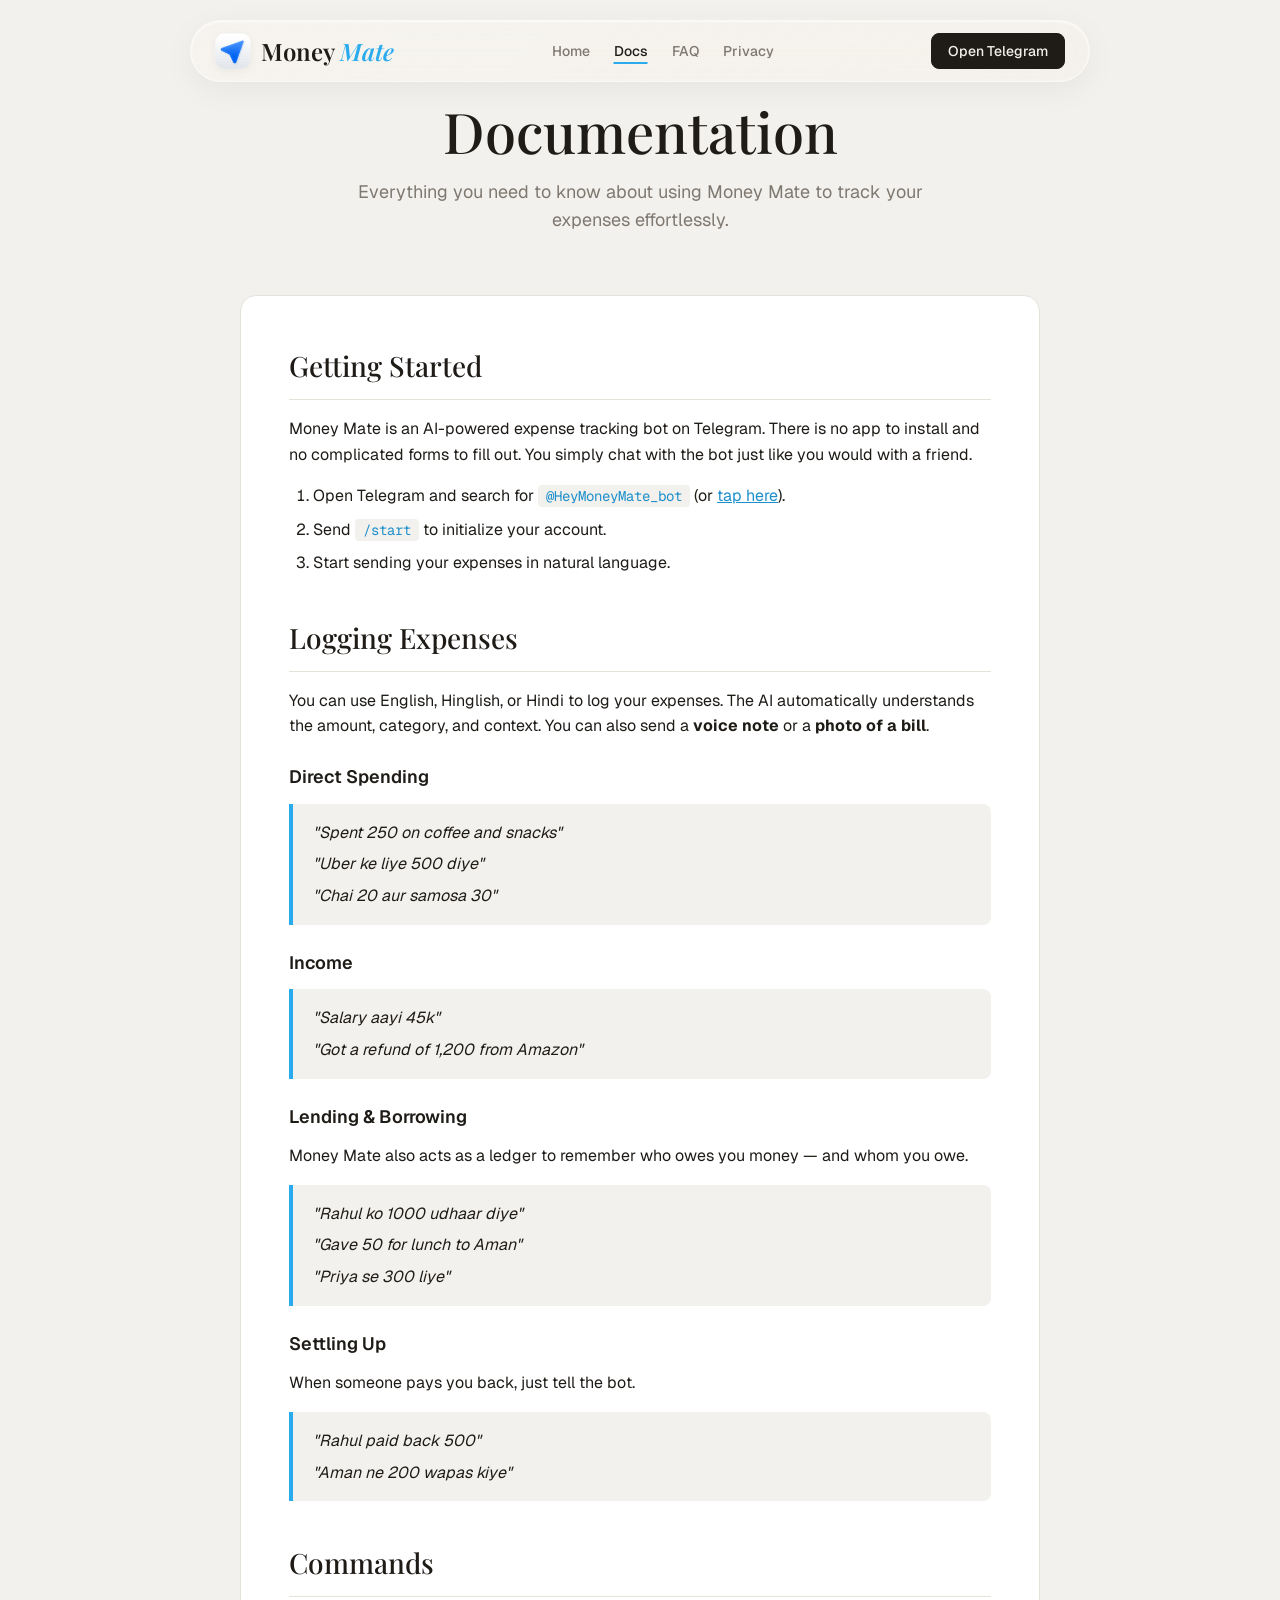
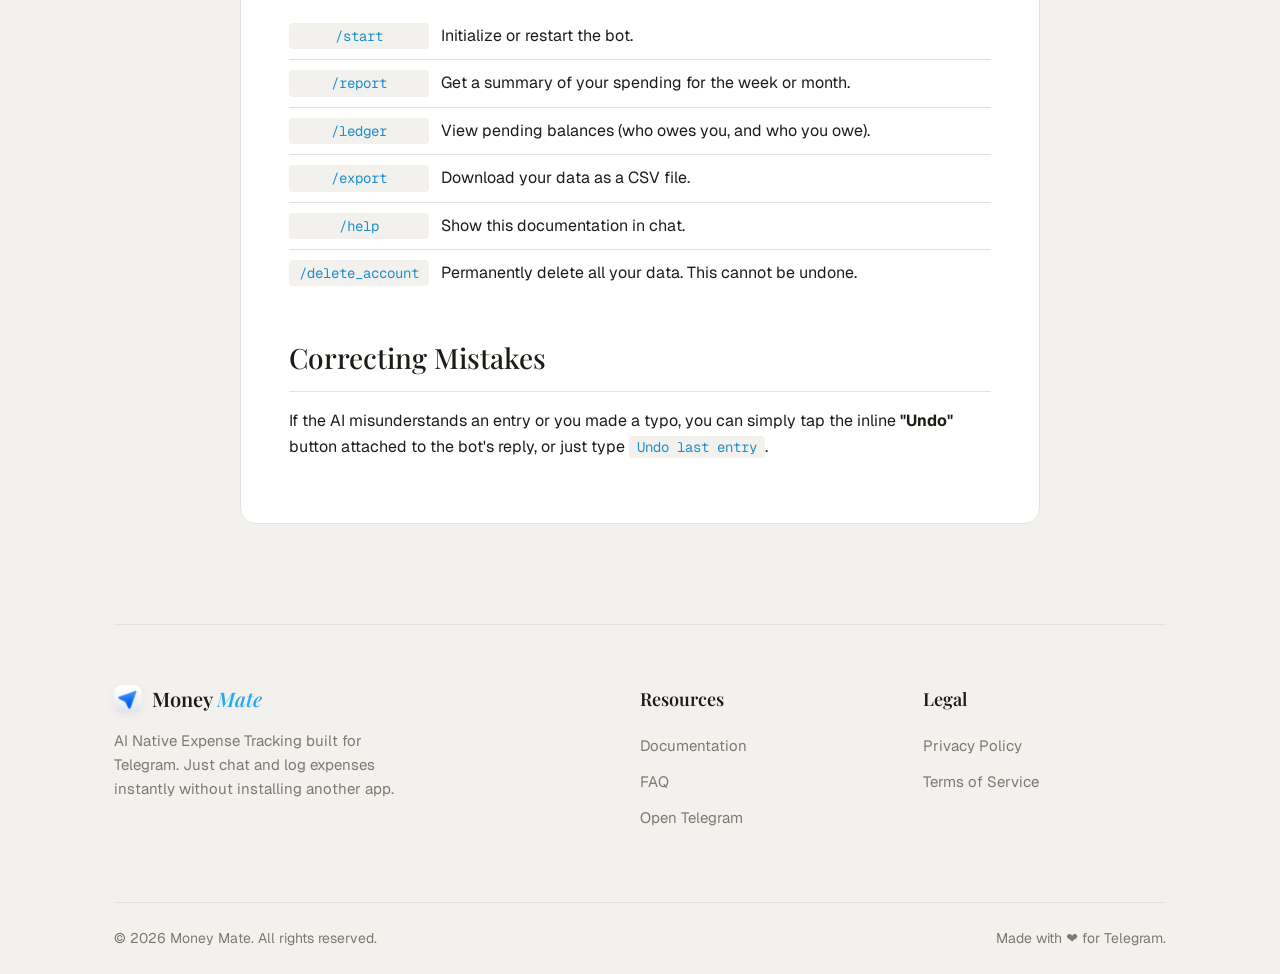
<file: pages/Documentation.html>
<!DOCTYPE html>
<html lang="en">
<head>
<meta charset="UTF-8">
<meta name="viewport" content="width=device-width, initial-scale=1.0">
<title>Documentation — How to Use Money Mate on Telegram</title>
<meta name="description" content="Learn how to log expenses, track IOUs, settle debts and export data with Money Mate — the AI expense tracker bot for Telegram. Commands, examples and tips.">
<link rel="canonical" href="https://moneymate-website.vercel.app/pages/Documentation">
<link rel="icon" type="image/png" href="../assets/img/logo-128.png">
<link rel="apple-touch-icon" href="../assets/img/logo-512.png">
<meta name="theme-color" content="#F3F1ED">
<meta property="og:type" content="article">
<meta property="og:site_name" content="Money Mate">
<meta property="og:url" content="https://moneymate-website.vercel.app/pages/Documentation">
<meta property="og:title" content="Money Mate Documentation">
<meta property="og:description" content="Commands, examples and tips for tracking expenses on Telegram with Money Mate.">
<meta property="og:image" content="https://moneymate-website.vercel.app/assets/img/logo-512.png">
<meta name="twitter:card" content="summary">
<link rel="preconnect" href="https://fonts.googleapis.com">
<link rel="preconnect" href="https://fonts.gstatic.com" crossorigin>
<link href="https://fonts.googleapis.com/css2?family=Playfair+Display:ital,wght@0,400;0,500;0,600;1,400;1,500&family=Geist:wght@400;500;600&family=Geist+Mono:wght@400;500&display=swap" rel="stylesheet">
<link rel="stylesheet" href="../assets/css/styles.css">
<style>
.msg-box { background: var(--bg); border-left: 4px solid var(--accent); padding: 16px 20px; border-radius: 0 8px 8px 0; margin-bottom: 24px; }
.msg-box p { margin: 0; font-style: italic; }
.msg-box p + p { margin-top: 6px; }
.cmd-list { list-style: none; padding-left: 0 !important; }
.cmd-list li { display: flex; gap: 12px; align-items: baseline; padding: 10px 0; border-bottom: 1px solid var(--line); margin: 0; }
.cmd-list li:last-child { border-bottom: 0; }
.cmd-list .code { flex-shrink: 0; min-width: 140px; text-align: center; }
@media (max-width: 520px) { .cmd-list li { flex-direction: column; gap: 6px; } .cmd-list .code { min-width: 0; } }
</style>
</head>
<body class="subpage">

<a class="skip-link" href="#main">Skip to content</a>

<div class="container">
  <header>
    <nav class="site-nav" aria-label="Main">
      <a href="../index.html" class="brand" aria-label="Money Mate home">
        <img src="../assets/img/logo-128.png" alt="" class="logo-icon" width="36" height="36">
        <span>Money <i>Mate</i></span>
      </a>
      <div class="nav-links" id="nav-links">
        <a href="../index.html">Home</a>
        <a href="Documentation.html" aria-current="page">Docs</a>
        <a href="FAQ.html">FAQ</a>
        <a href="Privacy.html">Privacy</a>
      </div>
      <div class="nav-actions">
        <a href="https://t.me/HeyMoneyMate_bot" class="btn tg-link" target="_blank" rel="noopener">Open Telegram</a>
        <button class="nav-toggle" type="button" aria-label="Open menu" aria-expanded="false" aria-controls="nav-links">
          <span></span><span></span><span></span>
        </button>
      </div>
    </nav>
  </header>

  <main id="main">
    <div class="page-header">
      <h1>Documentation</h1>
      <p>Everything you need to know about using Money Mate to track your expenses effortlessly.</p>
    </div>

    <article class="content">
      <h2>Getting Started</h2>
      <p>Money Mate is an AI-powered expense tracking bot on Telegram. There is no app to install and no complicated forms to fill out. You simply chat with the bot just like you would with a friend.</p>
      <ol>
        <li>Open Telegram and search for <span class="code">@HeyMoneyMate_bot</span> (or <a href="https://t.me/HeyMoneyMate_bot" class="tg-link" target="_blank" rel="noopener">tap here</a>).</li>
        <li>Send <span class="code">/start</span> to initialize your account.</li>
        <li>Start sending your expenses in natural language.</li>
      </ol>

      <h2>Logging Expenses</h2>
      <p>You can use English, Hinglish, or Hindi to log your expenses. The AI automatically understands the amount, category, and context. You can also send a <strong>voice note</strong> or a <strong>photo of a bill</strong>.</p>

      <h3>Direct Spending</h3>
      <div class="msg-box">
        <p>"Spent 250 on coffee and snacks"</p>
        <p>"Uber ke liye 500 diye"</p>
        <p>"Chai 20 aur samosa 30"</p>
      </div>

      <h3>Income</h3>
      <div class="msg-box">
        <p>"Salary aayi 45k"</p>
        <p>"Got a refund of 1,200 from Amazon"</p>
      </div>

      <h3>Lending &amp; Borrowing</h3>
      <p>Money Mate also acts as a ledger to remember who owes you money — and whom you owe.</p>
      <div class="msg-box">
        <p>"Rahul ko 1000 udhaar diye"</p>
        <p>"Gave 50 for lunch to Aman"</p>
        <p>"Priya se 300 liye"</p>
      </div>

      <h3>Settling Up</h3>
      <p>When someone pays you back, just tell the bot.</p>
      <div class="msg-box">
        <p>"Rahul paid back 500"</p>
        <p>"Aman ne 200 wapas kiye"</p>
      </div>

      <h2>Commands</h2>
      <ul class="cmd-list">
        <li><span class="code">/start</span> Initialize or restart the bot.</li>
        <li><span class="code">/report</span> Get a summary of your spending for the week or month.</li>
        <li><span class="code">/ledger</span> View pending balances (who owes you, and who you owe).</li>
        <li><span class="code">/export</span> Download your data as a CSV file.</li>
        <li><span class="code">/help</span> Show this documentation in chat.</li>
        <li><span class="code">/delete_account</span> Permanently delete all your data. This cannot be undone.</li>
      </ul>

      <h2>Correcting Mistakes</h2>
      <p>If the AI misunderstands an entry or you made a typo, you can simply tap the inline <strong>"Undo"</strong> button attached to the bot's reply, or just type <span class="code">Undo last entry</span>.</p>
    </article>
  </main>

  <footer class="site-footer">
    <div class="footer-grid">
      <div class="footer-col">
        <div class="brand" style="font-size: 20px;">
          <img src="../assets/img/logo-128.png" alt="" class="logo-icon" style="width: 28px; height: 28px; border-radius: 8px;">
          <span>Money <i>Mate</i></span>
        </div>
        <p>AI Native Expense Tracking built for Telegram. Just chat and log expenses instantly without installing another app.</p>
      </div>
      <div class="footer-col">
        <h4>Resources</h4>
        <a href="Documentation.html">Documentation</a>
        <a href="FAQ.html">FAQ</a>
        <a href="https://t.me/HeyMoneyMate_bot" class="tg-link" target="_blank" rel="noopener">Open Telegram</a>
      </div>
      <div class="footer-col">
        <h4>Legal</h4>
        <a href="Privacy.html">Privacy Policy</a>
        <a href="Terms.html">Terms of Service</a>
      </div>
    </div>
    <div class="footer-bottom">
      <span>&copy; <span data-year>2026</span> Money Mate. All rights reserved.</span>
      <span>Made with ❤️ for Telegram.</span>
    </div>
  </footer>
</div>

<script src="../assets/js/main.js"></script>
</body>
</html>
</file>
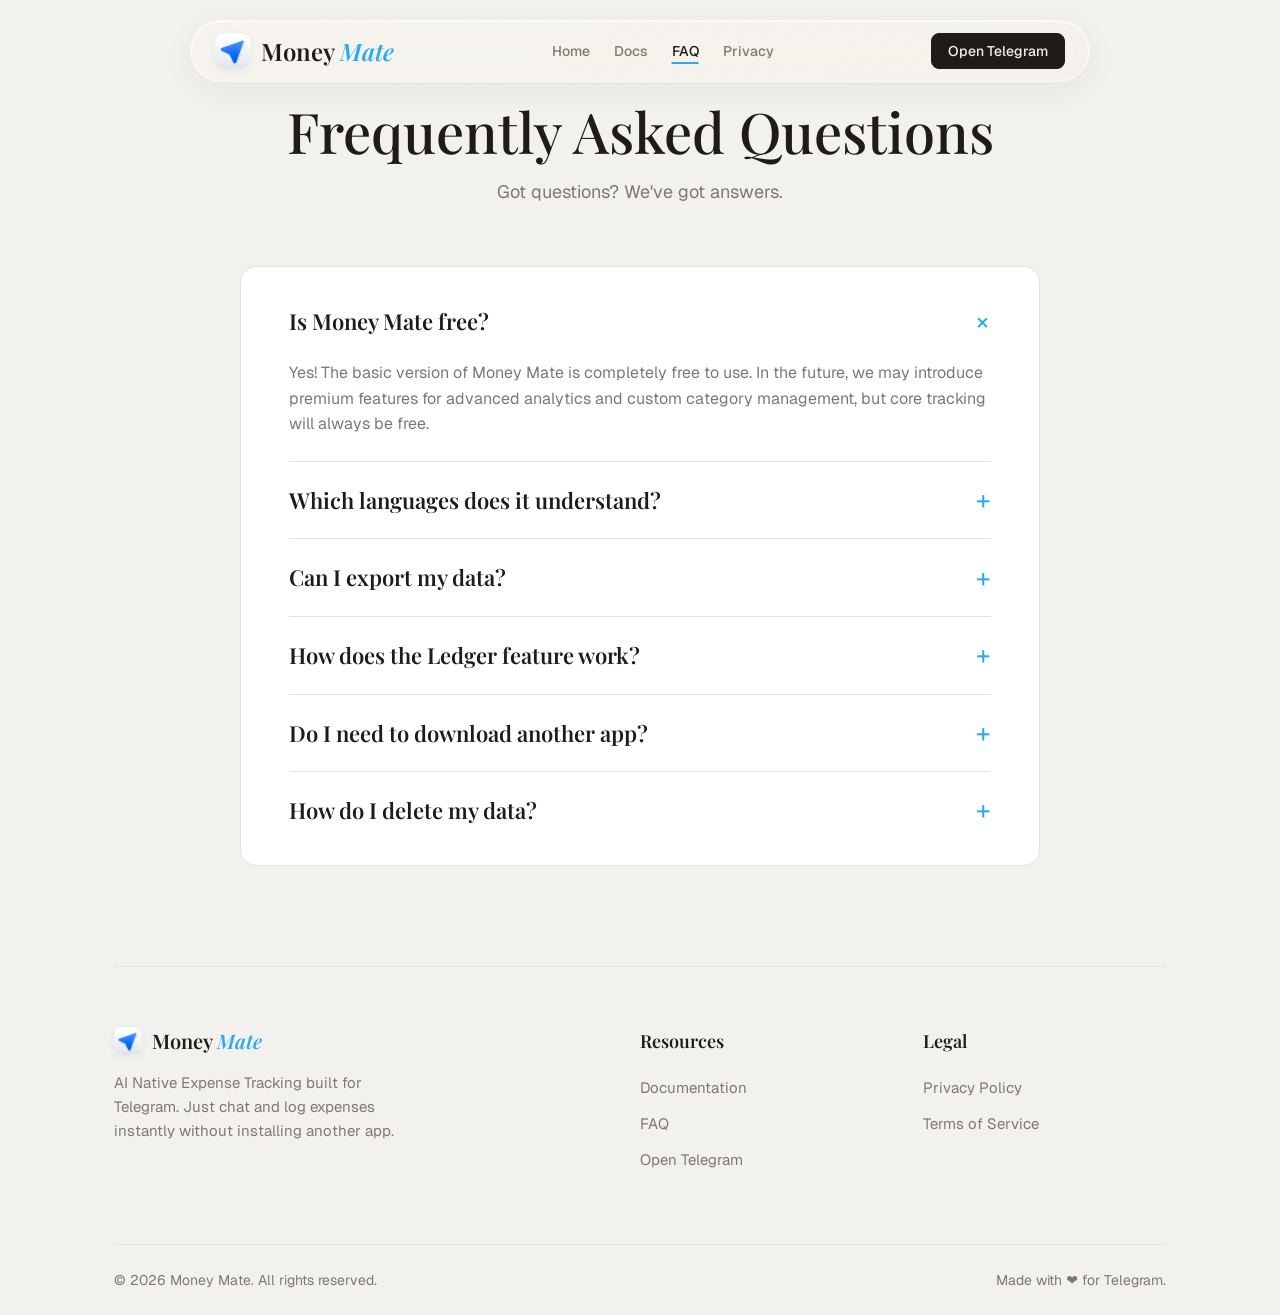
<file: pages/FAQ.html>
<!DOCTYPE html>
<html lang="en">
<head>
<meta charset="UTF-8">
<meta name="viewport" content="width=device-width, initial-scale=1.0">
<title>FAQ — Money Mate Telegram Expense Tracker</title>
<meta name="description" content="Is Money Mate free? Which languages does it understand? Can I export my data? Answers to common questions about the Money Mate AI expense tracker for Telegram.">
<link rel="canonical" href="https://moneymate-website.vercel.app/pages/FAQ">
<link rel="icon" type="image/png" href="../assets/img/logo-128.png">
<link rel="apple-touch-icon" href="../assets/img/logo-512.png">
<meta name="theme-color" content="#F3F1ED">
<meta property="og:type" content="website">
<meta property="og:site_name" content="Money Mate">
<meta property="og:url" content="https://moneymate-website.vercel.app/pages/FAQ">
<meta property="og:title" content="Money Mate — Frequently Asked Questions">
<meta property="og:description" content="Pricing, languages, data export and how the IOU ledger works.">
<meta property="og:image" content="https://moneymate-website.vercel.app/assets/img/logo-512.png">
<meta name="twitter:card" content="summary">
<script type="application/ld+json">
{
  "@context": "https://schema.org",
  "@type": "FAQPage",
  "mainEntity": [
    { "@type": "Question", "name": "Is Money Mate free?", "acceptedAnswer": { "@type": "Answer", "text": "Yes. The basic version of Money Mate is completely free. Core tracking will always be free." } },
    { "@type": "Question", "name": "Which languages does it understand?", "acceptedAnswer": { "@type": "Answer", "text": "English, Hindi, Hinglish and many regional variations." } },
    { "@type": "Question", "name": "Can I export my data?", "acceptedAnswer": { "@type": "Answer", "text": "Yes. Type /export in the chat to download all your transactions as a CSV file." } },
    { "@type": "Question", "name": "How does the Ledger feature work?", "acceptedAnswer": { "@type": "Answer", "text": "Tell the bot when you lend or borrow money and type /ledger anytime to see who owes what." } },
    { "@type": "Question", "name": "Do I need to download another app?", "acceptedAnswer": { "@type": "Answer", "text": "No. Money Mate lives inside Telegram." } },
    { "@type": "Question", "name": "How do I delete my data?", "acceptedAnswer": { "@type": "Answer", "text": "Send /delete_account to the bot to permanently erase all your data." } }
  ]
}
</script>
<link rel="preconnect" href="https://fonts.googleapis.com">
<link rel="preconnect" href="https://fonts.gstatic.com" crossorigin>
<link href="https://fonts.googleapis.com/css2?family=Playfair+Display:ital,wght@0,400;0,500;0,600;1,400;1,500&family=Geist:wght@400;500;600&family=Geist+Mono:wght@400;500&display=swap" rel="stylesheet">
<link rel="stylesheet" href="../assets/css/styles.css">
<style>
/* Accordion-style FAQ using native <details> (works without JS, keyboard accessible) */
.faq-item { border-bottom: 1px solid var(--line); }
.faq-item:last-child { border-bottom: none; }
.faq-item summary { list-style: none; cursor: pointer; display: flex; justify-content: space-between; align-items: center; gap: 16px; padding: 24px 0; font-family: var(--display); font-weight: 600; font-size: 22px; line-height: 1.3; }
.faq-item summary::-webkit-details-marker { display: none; }
.faq-item summary::after { content: "+"; font: 400 26px/1 var(--body); color: var(--accent); transition: transform 0.25s; flex-shrink: 0; }
.faq-item[open] summary::after { transform: rotate(45deg); }
.faq-item summary:hover { color: var(--accent-dark); }
.faq-item p { margin: 0 0 24px; color: var(--muted); }
.content.faq { padding-block: 16px; }
@media (max-width: 768px) { .faq-item summary { font-size: 19px; padding: 20px 0; } }
</style>
</head>
<body class="subpage">

<a class="skip-link" href="#main">Skip to content</a>

<div class="container">
  <header>
    <nav class="site-nav" aria-label="Main">
      <a href="../index.html" class="brand" aria-label="Money Mate home">
        <img src="../assets/img/logo-128.png" alt="" class="logo-icon" width="36" height="36">
        <span>Money <i>Mate</i></span>
      </a>
      <div class="nav-links" id="nav-links">
        <a href="../index.html">Home</a>
        <a href="Documentation.html">Docs</a>
        <a href="FAQ.html" aria-current="page">FAQ</a>
        <a href="Privacy.html">Privacy</a>
      </div>
      <div class="nav-actions">
        <a href="https://t.me/HeyMoneyMate_bot" class="btn tg-link" target="_blank" rel="noopener">Open Telegram</a>
        <button class="nav-toggle" type="button" aria-label="Open menu" aria-expanded="false" aria-controls="nav-links">
          <span></span><span></span><span></span>
        </button>
      </div>
    </nav>
  </header>

  <main id="main">
    <div class="page-header">
      <h1>Frequently Asked Questions</h1>
      <p>Got questions? We've got answers.</p>
    </div>

    <div class="content faq">

      <details class="faq-item" open>
        <summary>Is Money Mate free?</summary>
        <p>Yes! The basic version of Money Mate is completely free to use. In the future, we may introduce premium features for advanced analytics and custom category management, but core tracking will always be free.</p>
      </details>

      <details class="faq-item">
        <summary>Which languages does it understand?</summary>
        <p>Money Mate is powered by advanced LLMs (like Gemini/Claude) so it understands English, Hindi, Hinglish, and many other regional variations perfectly. "Bhai 500 ka petrol dalwaya" works just as well as "Spent ₹500 on petrol".</p>
      </details>

      <details class="faq-item">
        <summary>Can I export my data?</summary>
        <p>Absolutely. Your data belongs to you. You can export all your transactions into a clean CSV file at any time by typing <code>/export</code> in the chat.</p>
      </details>

      <details class="faq-item">
        <summary>How does the Ledger feature work?</summary>
        <p>When you tell the bot that you lent money to someone or paid for someone else (e.g., "Gave 1000 to Aman"), it adds that to your ledger as an amount owed to you. You can type <code>/ledger</code> anytime to see who owes you what. When they pay you back, just say "Aman paid me 1000 back".</p>
      </details>

      <details class="faq-item">
        <summary>Do I need to download another app?</summary>
        <p>No! That's the beauty of Money Mate. It lives inside Telegram. If you have Telegram installed on your phone or desktop, you already have Money Mate.</p>
      </details>

      <details class="faq-item">
        <summary>How do I delete my data?</summary>
        <p>Send <code>/delete_account</code> to the bot and all your data is permanently erased. See our <a href="Privacy.html">Privacy Policy</a> for details.</p>
      </details>

    </div>
  </main>

  <footer class="site-footer">
    <div class="footer-grid">
      <div class="footer-col">
        <div class="brand" style="font-size: 20px;">
          <img src="../assets/img/logo-128.png" alt="" class="logo-icon" style="width: 28px; height: 28px; border-radius: 8px;">
          <span>Money <i>Mate</i></span>
        </div>
        <p>AI Native Expense Tracking built for Telegram. Just chat and log expenses instantly without installing another app.</p>
      </div>
      <div class="footer-col">
        <h4>Resources</h4>
        <a href="Documentation.html">Documentation</a>
        <a href="FAQ.html">FAQ</a>
        <a href="https://t.me/HeyMoneyMate_bot" class="tg-link" target="_blank" rel="noopener">Open Telegram</a>
      </div>
      <div class="footer-col">
        <h4>Legal</h4>
        <a href="Privacy.html">Privacy Policy</a>
        <a href="Terms.html">Terms of Service</a>
      </div>
    </div>
    <div class="footer-bottom">
      <span>&copy; <span data-year>2026</span> Money Mate. All rights reserved.</span>
      <span>Made with ❤️ for Telegram.</span>
    </div>
  </footer>
</div>

<script src="../assets/js/main.js"></script>
</body>
</html>
</file>
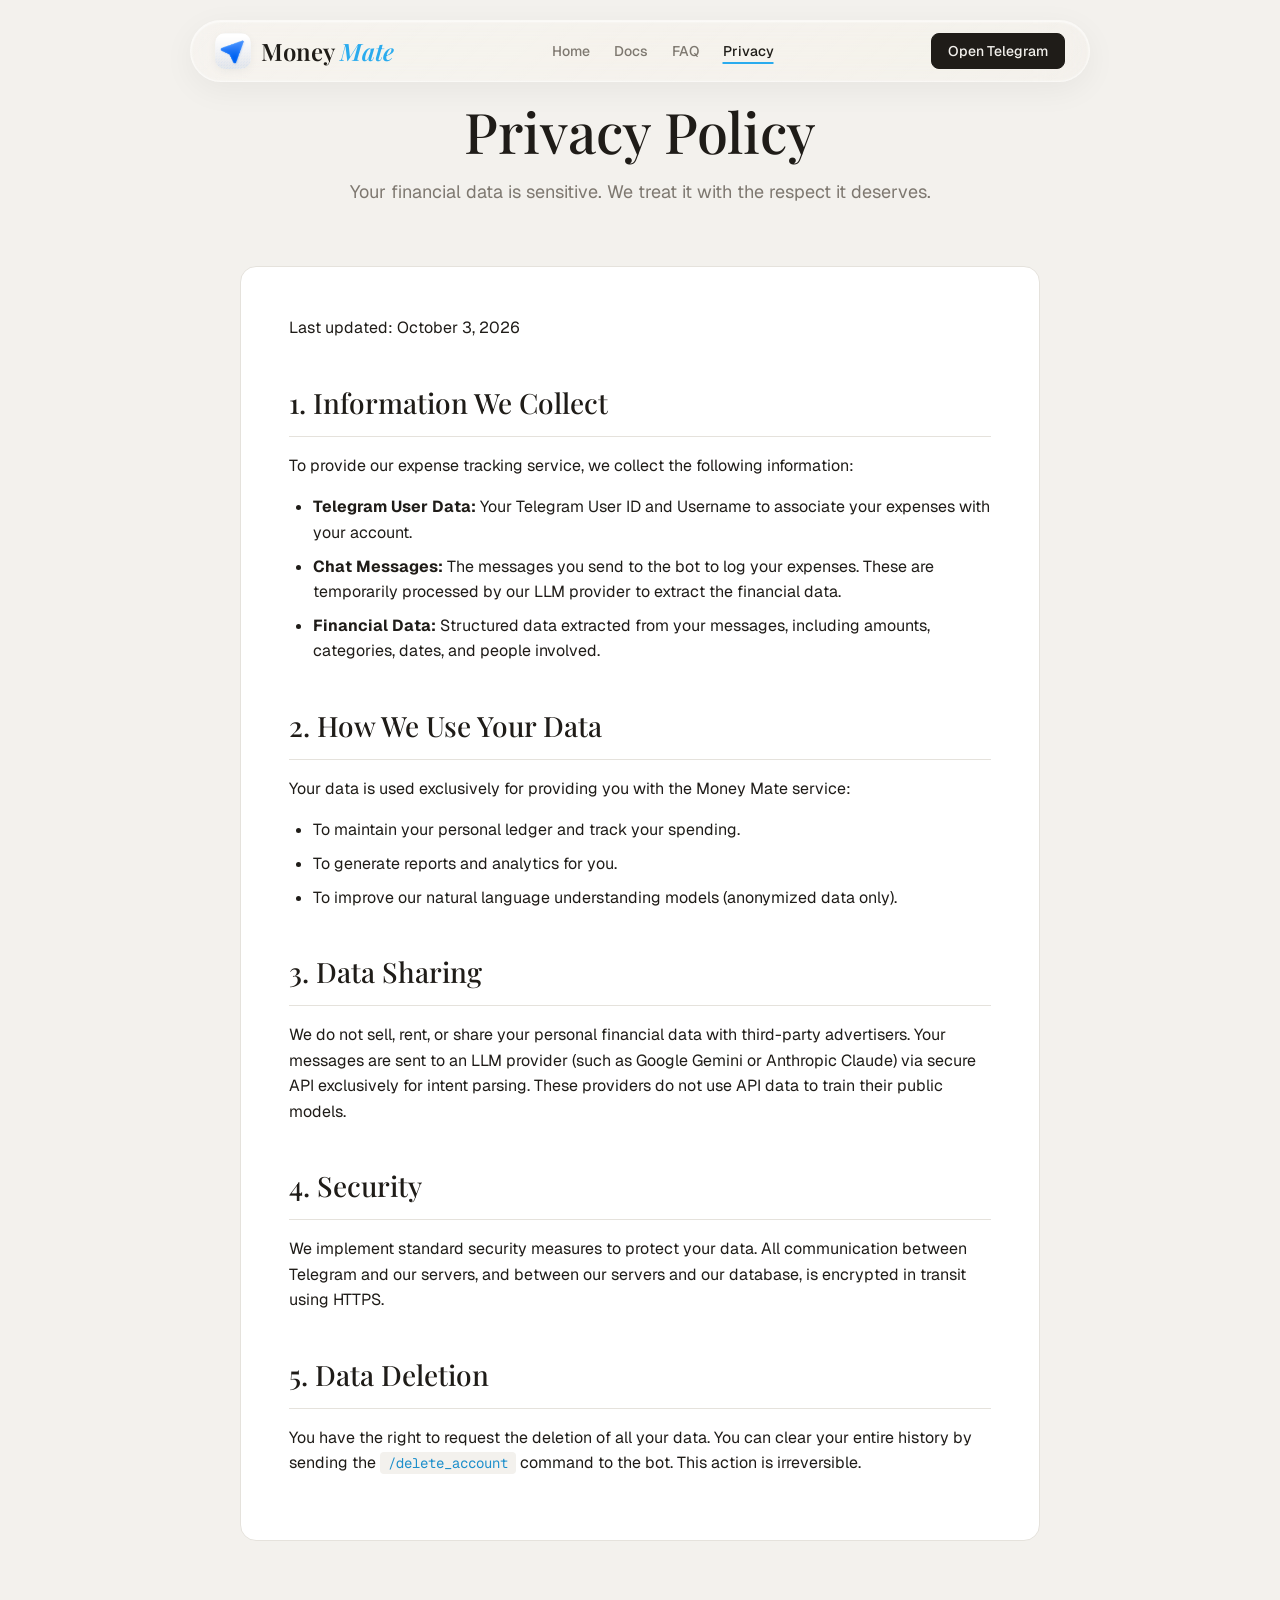
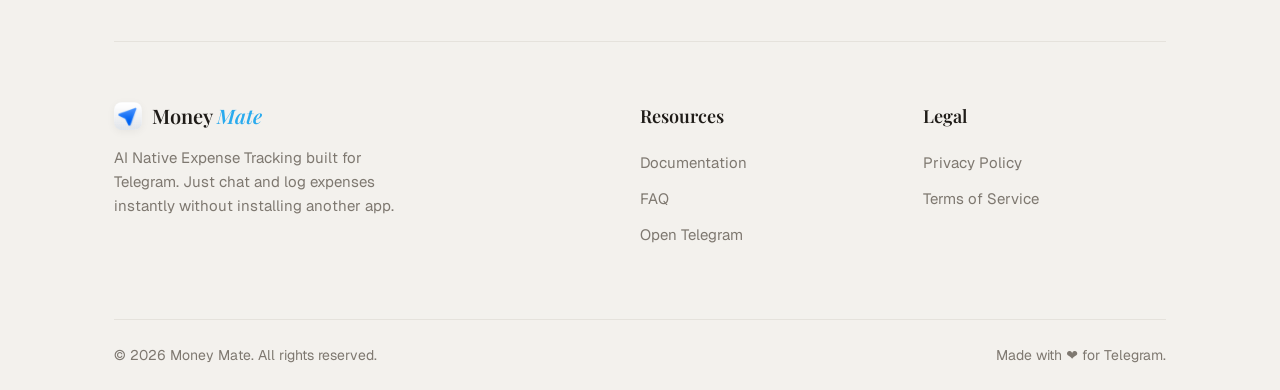
<file: pages/Privacy.html>
<!DOCTYPE html>
<html lang="en">
<head>
<meta charset="UTF-8">
<meta name="viewport" content="width=device-width, initial-scale=1.0">
<title>Privacy Policy — Money Mate</title>
<meta name="description" content="How Money Mate collects, uses and protects your data. We never sell your financial data, and you can delete everything anytime with /delete_account.">
<link rel="canonical" href="https://moneymate-website.vercel.app/pages/Privacy">
<link rel="icon" type="image/png" href="../assets/img/logo-128.png">
<link rel="apple-touch-icon" href="../assets/img/logo-512.png">
<meta name="theme-color" content="#F3F1ED">
<meta property="og:type" content="website">
<meta property="og:site_name" content="Money Mate">
<meta property="og:url" content="https://moneymate-website.vercel.app/pages/Privacy">
<meta property="og:title" content="Money Mate — Privacy Policy">
<meta property="og:description" content="Your financial data is sensitive. Here's how we protect it.">
<meta property="og:image" content="https://moneymate-website.vercel.app/assets/img/logo-512.png">
<meta name="twitter:card" content="summary">
<link rel="preconnect" href="https://fonts.googleapis.com">
<link rel="preconnect" href="https://fonts.gstatic.com" crossorigin>
<link href="https://fonts.googleapis.com/css2?family=Playfair+Display:ital,wght@0,400;0,500;0,600;1,400;1,500&family=Geist:wght@400;500;600&family=Geist+Mono:wght@400;500&display=swap" rel="stylesheet">
<link rel="stylesheet" href="../assets/css/styles.css">
</head>
<body class="subpage">

<a class="skip-link" href="#main">Skip to content</a>

<div class="container">
  <header>
    <nav class="site-nav" aria-label="Main">
      <a href="../index.html" class="brand" aria-label="Money Mate home">
        <img src="../assets/img/logo-128.png" alt="" class="logo-icon" width="36" height="36">
        <span>Money <i>Mate</i></span>
      </a>
      <div class="nav-links" id="nav-links">
        <a href="../index.html">Home</a>
        <a href="Documentation.html">Docs</a>
        <a href="FAQ.html">FAQ</a>
        <a href="Privacy.html" aria-current="page">Privacy</a>
      </div>
      <div class="nav-actions">
        <a href="https://t.me/HeyMoneyMate_bot" class="btn tg-link" target="_blank" rel="noopener">Open Telegram</a>
        <button class="nav-toggle" type="button" aria-label="Open menu" aria-expanded="false" aria-controls="nav-links">
          <span></span><span></span><span></span>
        </button>
      </div>
    </nav>
  </header>

  <main id="main">
    <div class="page-header">
      <h1>Privacy Policy</h1>
      <p>Your financial data is sensitive. We treat it with the respect it deserves.</p>
    </div>

    <article class="content">
      <p>Last updated: <time datetime="2026-10-03">October 3, 2026</time></p>

      <h2>1. Information We Collect</h2>
      <p>To provide our expense tracking service, we collect the following information:</p>
      <ul>
        <li><strong>Telegram User Data:</strong> Your Telegram User ID and Username to associate your expenses with your account.</li>
        <li><strong>Chat Messages:</strong> The messages you send to the bot to log your expenses. These are temporarily processed by our LLM provider to extract the financial data.</li>
        <li><strong>Financial Data:</strong> Structured data extracted from your messages, including amounts, categories, dates, and people involved.</li>
      </ul>

      <h2>2. How We Use Your Data</h2>
      <p>Your data is used exclusively for providing you with the Money Mate service:</p>
      <ul>
        <li>To maintain your personal ledger and track your spending.</li>
        <li>To generate reports and analytics for you.</li>
        <li>To improve our natural language understanding models (anonymized data only).</li>
      </ul>

      <h2>3. Data Sharing</h2>
      <p>We do not sell, rent, or share your personal financial data with third-party advertisers. Your messages are sent to an LLM provider (such as Google Gemini or Anthropic Claude) via secure API exclusively for intent parsing. These providers do not use API data to train their public models.</p>

      <h2>4. Security</h2>
      <p>We implement standard security measures to protect your data. All communication between Telegram and our servers, and between our servers and our database, is encrypted in transit using HTTPS.</p>

      <h2>5. Data Deletion</h2>
      <p>You have the right to request the deletion of all your data. You can clear your entire history by sending the <code>/delete_account</code> command to the bot. This action is irreversible.</p>
    </article>
  </main>

  <footer class="site-footer">
    <div class="footer-grid">
      <div class="footer-col">
        <div class="brand" style="font-size: 20px;">
          <img src="../assets/img/logo-128.png" alt="" class="logo-icon" style="width: 28px; height: 28px; border-radius: 8px;">
          <span>Money <i>Mate</i></span>
        </div>
        <p>AI Native Expense Tracking built for Telegram. Just chat and log expenses instantly without installing another app.</p>
      </div>
      <div class="footer-col">
        <h4>Resources</h4>
        <a href="Documentation.html">Documentation</a>
        <a href="FAQ.html">FAQ</a>
        <a href="https://t.me/HeyMoneyMate_bot" class="tg-link" target="_blank" rel="noopener">Open Telegram</a>
      </div>
      <div class="footer-col">
        <h4>Legal</h4>
        <a href="Privacy.html">Privacy Policy</a>
        <a href="Terms.html">Terms of Service</a>
      </div>
    </div>
    <div class="footer-bottom">
      <span>&copy; <span data-year>2026</span> Money Mate. All rights reserved.</span>
      <span>Made with ❤️ for Telegram.</span>
    </div>
  </footer>
</div>

<script src="../assets/js/main.js"></script>
</body>
</html>
</file>
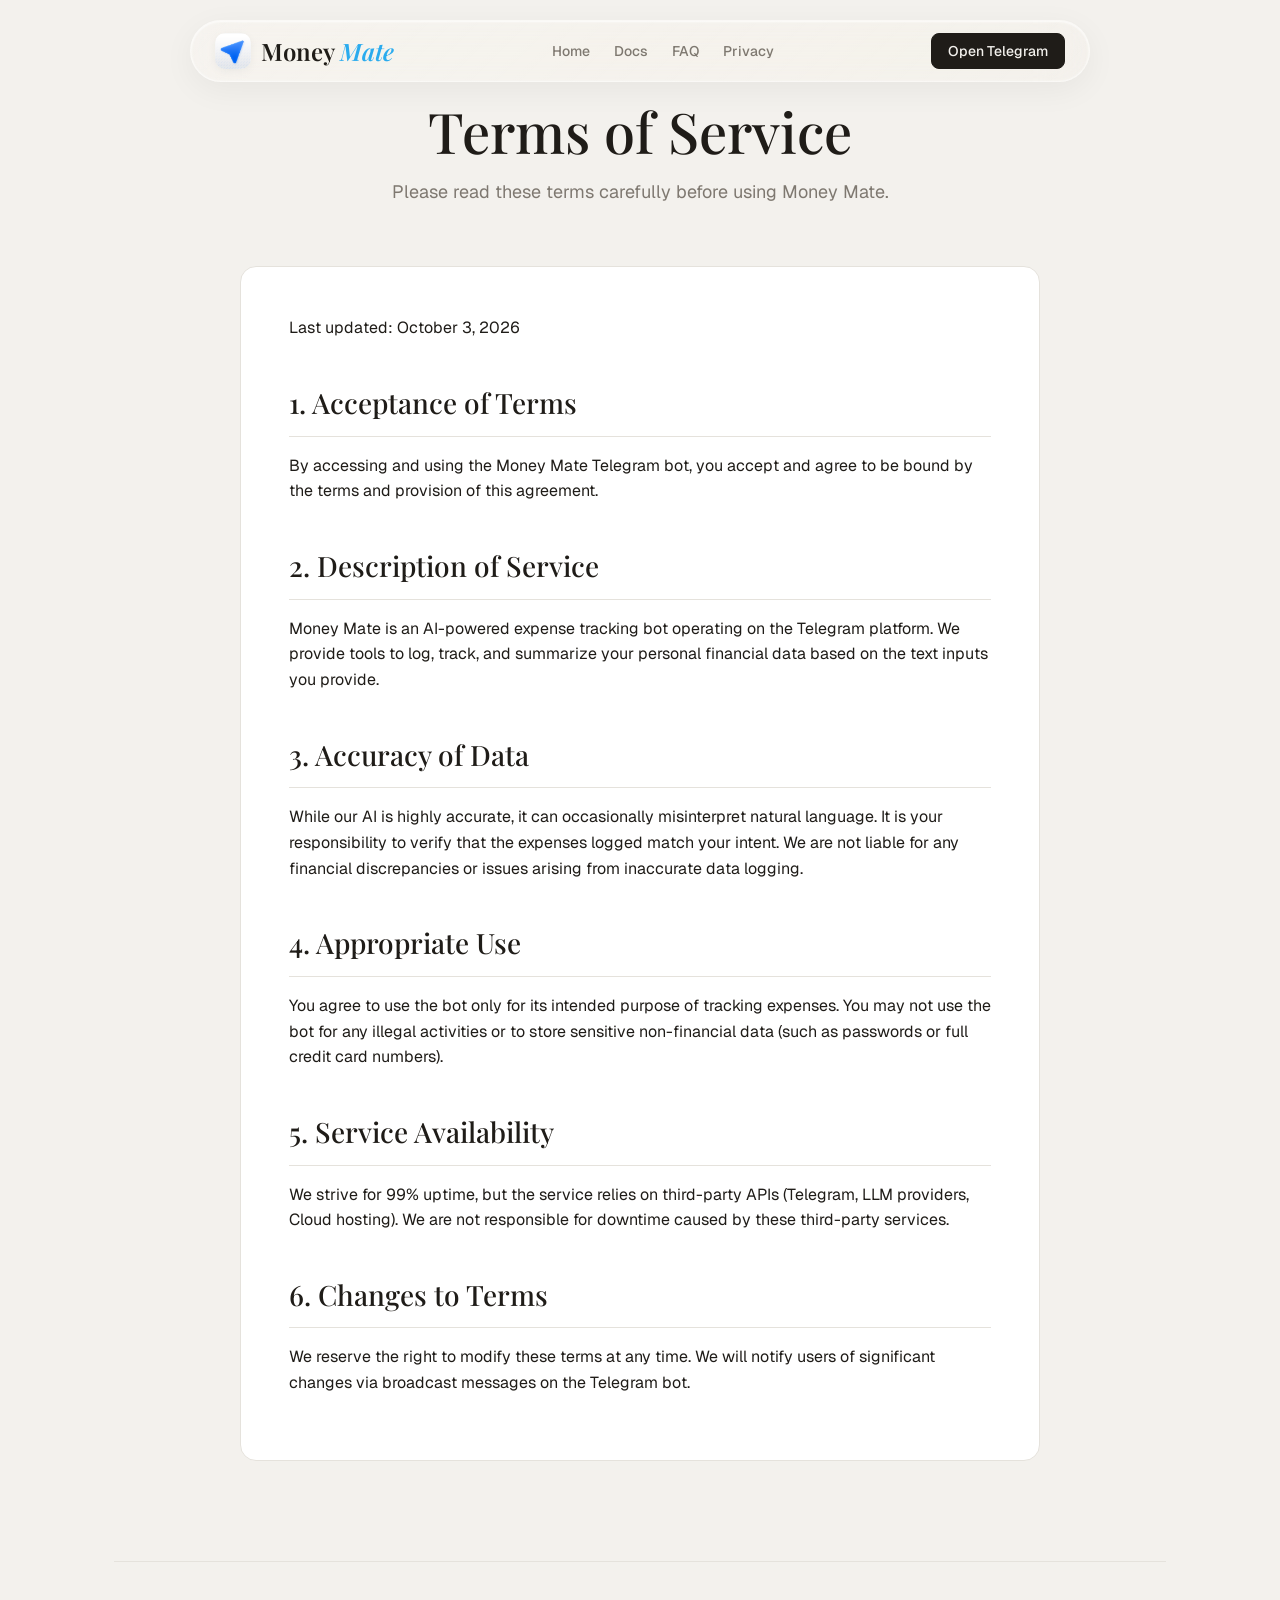
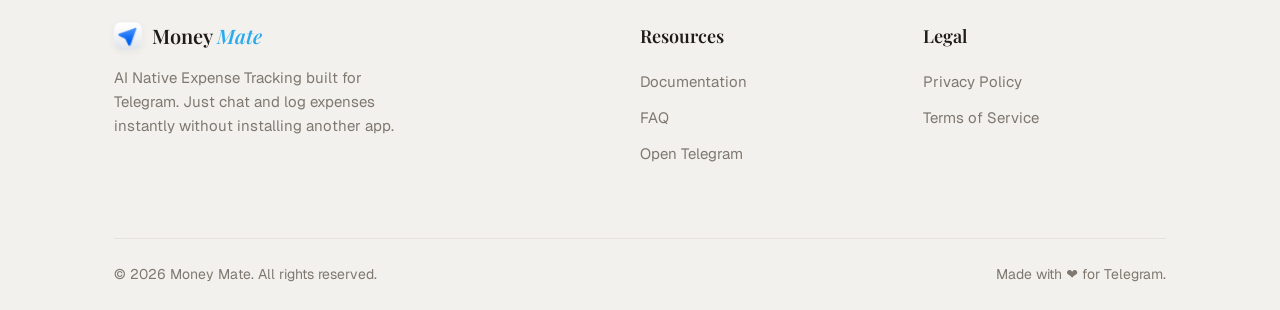
<file: pages/Terms.html>
<!DOCTYPE html>
<html lang="en">
<head>
<meta charset="UTF-8">
<meta name="viewport" content="width=device-width, initial-scale=1.0">
<title>Terms of Service — Money Mate</title>
<meta name="description" content="The terms and conditions for using Money Mate, the AI-powered expense tracking bot for Telegram.">
<link rel="canonical" href="https://moneymate-website.vercel.app/pages/Terms">
<link rel="icon" type="image/png" href="../assets/img/logo-128.png">
<link rel="apple-touch-icon" href="../assets/img/logo-512.png">
<meta name="theme-color" content="#F3F1ED">
<meta property="og:type" content="website">
<meta property="og:site_name" content="Money Mate">
<meta property="og:url" content="https://moneymate-website.vercel.app/pages/Terms">
<meta property="og:title" content="Money Mate — Terms of Service">
<meta property="og:description" content="Please read these terms carefully before using Money Mate.">
<meta property="og:image" content="https://moneymate-website.vercel.app/assets/img/logo-512.png">
<meta name="twitter:card" content="summary">
<link rel="preconnect" href="https://fonts.googleapis.com">
<link rel="preconnect" href="https://fonts.gstatic.com" crossorigin>
<link href="https://fonts.googleapis.com/css2?family=Playfair+Display:ital,wght@0,400;0,500;0,600;1,400;1,500&family=Geist:wght@400;500;600&family=Geist+Mono:wght@400;500&display=swap" rel="stylesheet">
<link rel="stylesheet" href="../assets/css/styles.css">
</head>
<body class="subpage">

<a class="skip-link" href="#main">Skip to content</a>

<div class="container">
  <header>
    <nav class="site-nav" aria-label="Main">
      <a href="../index.html" class="brand" aria-label="Money Mate home">
        <img src="../assets/img/logo-128.png" alt="" class="logo-icon" width="36" height="36">
        <span>Money <i>Mate</i></span>
      </a>
      <div class="nav-links" id="nav-links">
        <a href="../index.html">Home</a>
        <a href="Documentation.html">Docs</a>
        <a href="FAQ.html">FAQ</a>
        <a href="Privacy.html">Privacy</a>
      </div>
      <div class="nav-actions">
        <a href="https://t.me/HeyMoneyMate_bot" class="btn tg-link" target="_blank" rel="noopener">Open Telegram</a>
        <button class="nav-toggle" type="button" aria-label="Open menu" aria-expanded="false" aria-controls="nav-links">
          <span></span><span></span><span></span>
        </button>
      </div>
    </nav>
  </header>

  <main id="main">
    <div class="page-header">
      <h1>Terms of Service</h1>
      <p>Please read these terms carefully before using Money Mate.</p>
    </div>

    <article class="content">
      <p>Last updated: <time datetime="2026-10-03">October 3, 2026</time></p>

      <h2>1. Acceptance of Terms</h2>
      <p>By accessing and using the Money Mate Telegram bot, you accept and agree to be bound by the terms and provision of this agreement.</p>

      <h2>2. Description of Service</h2>
      <p>Money Mate is an AI-powered expense tracking bot operating on the Telegram platform. We provide tools to log, track, and summarize your personal financial data based on the text inputs you provide.</p>

      <h2>3. Accuracy of Data</h2>
      <p>While our AI is highly accurate, it can occasionally misinterpret natural language. It is your responsibility to verify that the expenses logged match your intent. We are not liable for any financial discrepancies or issues arising from inaccurate data logging.</p>

      <h2>4. Appropriate Use</h2>
      <p>You agree to use the bot only for its intended purpose of tracking expenses. You may not use the bot for any illegal activities or to store sensitive non-financial data (such as passwords or full credit card numbers).</p>

      <h2>5. Service Availability</h2>
      <p>We strive for 99% uptime, but the service relies on third-party APIs (Telegram, LLM providers, Cloud hosting). We are not responsible for downtime caused by these third-party services.</p>

      <h2>6. Changes to Terms</h2>
      <p>We reserve the right to modify these terms at any time. We will notify users of significant changes via broadcast messages on the Telegram bot.</p>
    </article>
  </main>

  <footer class="site-footer">
    <div class="footer-grid">
      <div class="footer-col">
        <div class="brand" style="font-size: 20px;">
          <img src="../assets/img/logo-128.png" alt="" class="logo-icon" style="width: 28px; height: 28px; border-radius: 8px;">
          <span>Money <i>Mate</i></span>
        </div>
        <p>AI Native Expense Tracking built for Telegram. Just chat and log expenses instantly without installing another app.</p>
      </div>
      <div class="footer-col">
        <h4>Resources</h4>
        <a href="Documentation.html">Documentation</a>
        <a href="FAQ.html">FAQ</a>
        <a href="https://t.me/HeyMoneyMate_bot" class="tg-link" target="_blank" rel="noopener">Open Telegram</a>
      </div>
      <div class="footer-col">
        <h4>Legal</h4>
        <a href="Privacy.html">Privacy Policy</a>
        <a href="Terms.html">Terms of Service</a>
      </div>
    </div>
    <div class="footer-bottom">
      <span>&copy; <span data-year>2026</span> Money Mate. All rights reserved.</span>
      <span>Made with ❤️ for Telegram.</span>
    </div>
  </footer>
</div>

<script src="../assets/js/main.js"></script>
</body>
</html>
</file>
<file: assets/css/styles.css>
/* ==========================================================================
   Money Mate — shared styles (used by every page)
   Page-specific styles live inline in each HTML file.
   ========================================================================== */

:root {
  --bg: #F3F1ED;
  --fg: #1F1C18;
  --surface: #FFFFFF;
  --muted: #7E7870;
  --line: #E5E2DC;
  --accent: #2AABEE;
  --accent-dark: #1D8FCB;
  --display: "Playfair Display", Georgia, serif;
  --body: "Geist", system-ui, -apple-system, sans-serif;
  --mono: "Geist Mono", ui-monospace, monospace;
  --w: 1100px;
}

* { box-sizing: border-box; }
html { scroll-behavior: smooth; }
body { margin: 0; padding: 0; background: var(--bg); color: var(--fg); font: 400 16px/1.6 var(--body); overflow-x: hidden; }
body::-webkit-scrollbar { width: 8px; }
body::-webkit-scrollbar-track { background: var(--bg); }
body::-webkit-scrollbar-thumb { background: var(--muted); border-radius: 4px; }
::selection { background: var(--accent); color: #fff; }
img { max-width: 100%; }

.container { max-width: var(--w); margin: 0 auto; padding: 0 24px; }

/* Accessibility helpers */
:focus-visible { outline: 2px solid var(--accent); outline-offset: 3px; border-radius: 4px; }
.skip-link { position: absolute; left: 16px; top: -60px; background: var(--fg); color: var(--bg); padding: 10px 16px; border-radius: 8px; z-index: 1000; text-decoration: none; font: 500 14px var(--body); transition: top 0.2s; }
.skip-link:focus { top: 16px; }
.sr-only { position: absolute; width: 1px; height: 1px; padding: 0; margin: -1px; overflow: hidden; clip: rect(0,0,0,0); white-space: nowrap; border: 0; }

/* ---------- Navigation ---------- */
nav.site-nav { 
  display: flex; justify-content: space-between; align-items: center; gap: 16px; 
  padding: 12px 24px; position: fixed; top: 20px; left: 50%; transform: translateX(-50%); z-index: 100;
  width: calc(100% - 32px); max-width: 900px; border-radius: 99px;
  background: linear-gradient(135deg, rgba(255,255,255,0.2) 0%, rgba(255,255,255,0.05) 100%);
  backdrop-filter: blur(24px) saturate(180%); -webkit-backdrop-filter: blur(24px) saturate(180%);
  border: 1px solid rgba(255, 255, 255, 0.5);
  box-shadow: 0 8px 32px 0 rgba(0, 0, 0, 0.05), inset 0 1px 2px rgba(255, 255, 255, 0.8), inset 0 -1px 2px rgba(255, 255, 255, 0.2);
}
body.subpage nav.site-nav { margin-bottom: 60px; }
.brand { display: flex; align-items: center; gap: 10px; font: 600 24px/1 var(--display); letter-spacing: 0; text-decoration: none; color: var(--fg); }
.logo-icon { width: 36px; height: 36px; border-radius: 10px; object-fit: cover; box-shadow: 0 2px 8px rgba(0,0,0,0.05); }
.brand i { font-style: italic; color: var(--accent); }
.nav-links { display: flex; gap: 24px; }
.nav-links a { color: var(--muted); text-decoration: none; font: 500 14px var(--body); transition: color 0.2s; }
.nav-links a:hover, .nav-links a[aria-current="page"] { color: var(--fg); }
.nav-links a[aria-current="page"] { text-decoration: underline; text-decoration-color: var(--accent); text-underline-offset: 6px; text-decoration-thickness: 2px; }
.nav-actions { display: flex; align-items: center; gap: 10px; }

.nav-toggle { display: none; width: 42px; height: 42px; border-radius: 10px; border: 1px solid rgba(255,255,255,0.5); background: rgba(255,255,255,0.2); cursor: pointer; padding: 0; flex-direction: column; align-items: center; justify-content: center; gap: 5px; }
.nav-toggle span { display: block; width: 18px; height: 2px; background: var(--fg); border-radius: 2px; transition: transform 0.25s, opacity 0.2s; }
.nav-toggle[aria-expanded="true"] span:nth-child(1) { transform: translateY(7px) rotate(45deg); }
.nav-toggle[aria-expanded="true"] span:nth-child(2) { opacity: 0; }
.nav-toggle[aria-expanded="true"] span:nth-child(3) { transform: translateY(-7px) rotate(-45deg); }

/* ---------- Buttons ---------- */
.btn { display: inline-flex; align-items: center; justify-content: center; gap: 8px; background: var(--fg); color: var(--bg); font: 500 14px/1 var(--body); padding: 12px 20px; border-radius: 8px; border: 1px solid var(--fg); cursor: pointer; text-decoration: none; transition: all 0.2s; }
.btn:hover { background: transparent; color: var(--fg); }
.btn.ghost { background: transparent; color: var(--fg); border-color: var(--line); }
.btn.ghost:hover { background: var(--surface); border-color: var(--fg); }
.btn.accent { background: var(--accent); border-color: var(--accent); color: #fff; }

/* ---------- Liquid Glass Effect ---------- */
.liquid-glass {
  background: linear-gradient(135deg, rgba(255,255,255,0.4) 0%, rgba(255,255,255,0.1) 100%);
  backdrop-filter: blur(20px) saturate(160%);
  -webkit-backdrop-filter: blur(20px) saturate(160%);
  border: 1px solid rgba(255, 255, 255, 0.3);
  box-shadow: 
    0 8px 32px 0 rgba(0, 0, 0, 0.1),
    inset 0 1px 2px rgba(255, 255, 255, 0.8),
    inset 0 -1px 2px rgba(255, 255, 255, 0.2);
}

.liquid-glass-dark {
  background: linear-gradient(135deg, rgba(20,20,20,0.6) 0%, rgba(20,20,20,0.2) 100%);
  backdrop-filter: blur(20px) saturate(160%);
  -webkit-backdrop-filter: blur(20px) saturate(160%);
  border: 1px solid rgba(255, 255, 255, 0.1);
  box-shadow: 
    0 8px 32px 0 rgba(0, 0, 0, 0.3),
    inset 0 1px 1px rgba(255, 255, 255, 0.15),
    inset 0 -1px 1px rgba(0, 0, 0, 0.5);
}
.btn.accent:hover { background: var(--accent-dark); border-color: var(--accent-dark); color: #fff; }
nav .btn { padding: 10px 16px; font-size: 14px; }

.label { font: 500 13px/1 var(--mono); letter-spacing: .06em; text-transform: uppercase; color: var(--muted); }

/* ---------- Toasts ---------- */
.toast-container { position: fixed; bottom: 24px; right: 24px; display: flex; flex-direction: column; gap: 12px; z-index: 100; pointer-events: none; }
.toast { background: var(--fg); color: var(--surface); padding: 14px 24px; border-radius: 12px; font: 500 14px var(--body); box-shadow: 0 8px 16px rgba(0,0,0,0.15); animation: slideIn 0.4s cubic-bezier(0.2, 0.8, 0.2, 1) forwards; display: flex; align-items: center; gap: 10px; }
.toast svg { color: var(--accent); width: 18px; height: 18px; flex-shrink: 0; }
@keyframes slideIn { from { transform: translateX(120%); opacity: 0; } to { transform: translateX(0); opacity: 1; } }
.toast.hide { animation: slideOut 0.4s cubic-bezier(0.2, 0.8, 0.2, 1) forwards; }
@keyframes slideOut { to { transform: translateX(120%); opacity: 0; } }

/* ---------- Subpage layout (Docs, FAQ, Privacy, Terms) ---------- */
.page-header { text-align: center; margin-bottom: 60px; padding-top: 100px; }
.page-header h1 { font-family: var(--display); font-weight: 500; font-size: clamp(40px, 6vw, 56px); margin: 0 0 16px; line-height: 1.1; }
.page-header p { color: var(--muted); font-size: 18px; max-width: 600px; margin: 0 auto; }

.content { max-width: 800px; margin: 0 auto 100px; background: var(--surface); padding: 48px; border-radius: 16px; border: 1px solid var(--line); }
.content h2 { font-family: var(--display); font-weight: 500; font-size: 28px; margin: 40px 0 16px; border-bottom: 1px solid var(--line); padding-bottom: 10px; }
.content h2:first-child { margin-top: 0; }
.content h3 { font-family: var(--body); font-weight: 600; font-size: 18px; margin: 24px 0 12px; }
.content p { margin: 0 0 16px; }
.content ul, .content ol { margin: 0 0 24px; padding-left: 24px; }
.content li { margin-bottom: 8px; }
.content a { color: var(--accent-dark); }
.code, .content code { font-family: var(--mono); background: var(--bg); padding: 2px 8px; border-radius: 4px; font-size: 14px; color: var(--accent-dark); }

/* ---------- Footer ---------- */
.site-footer { border-top: 1px solid var(--line); margin-top: 100px; padding: 60px 0 24px; }
body.subpage .site-footer { margin-top: 80px; }
.footer-grid { display: grid; grid-template-columns: 2fr 1fr 1fr; gap: 40px; margin-bottom: 60px; }
.footer-col h4 { font-family: var(--display); font-weight: 600; font-size: 18px; margin: 0 0 20px; }
.footer-col a { display: block; color: var(--muted); text-decoration: none; margin-bottom: 12px; font-size: 15px; }
.footer-col a:hover { color: var(--fg); }
.footer-col p { color: var(--muted); font-size: 15px; max-width: 300px; line-height: 1.6; margin-top: 16px; margin-bottom: 0; }
.footer-bottom { border-top: 1px solid var(--line); padding-top: 24px; color: var(--muted); font-size: 14px; display: flex; justify-content: space-between; flex-wrap: wrap; gap: 8px; }

/* ---------- Responsive ---------- */
@media (max-width: 900px) {
  .nav-toggle { display: inline-flex; }
  .nav-links { display: none; position: absolute; top: calc(100% - 8px); left: 0; right: 0; flex-direction: column; gap: 4px; background: var(--surface); border: 1px solid var(--line); border-radius: 16px; padding: 12px; box-shadow: 0 16px 32px rgba(0,0,0,0.08); }
  .nav-links.open { display: flex; animation: menuIn 0.2s ease-out; }
  .nav-links a { padding: 12px 14px; border-radius: 10px; font-size: 16px; }
  .nav-links a:hover { background: var(--bg); }
  @keyframes menuIn { from { opacity: 0; transform: translateY(-6px); } to { opacity: 1; transform: none; } }
}

@media (max-width: 768px) {
  .footer-grid { grid-template-columns: 1fr; gap: 32px; }
  .content { padding: 28px 20px; margin-bottom: 60px; }
  body.subpage nav.site-nav { margin-bottom: 40px; }
  .page-header { margin-bottom: 40px; }
}

@media (max-width: 420px) {
  .brand { font-size: 20px; }
  .logo-icon { width: 30px; height: 30px; }
  nav .btn { padding: 9px 12px; font-size: 13px; }
}

/* Respect users who prefer less motion */
@media (prefers-reduced-motion: reduce) {
  html { scroll-behavior: auto; }
  *, *::before, *::after {
    animation-duration: 0.01ms !important;
    animation-iteration-count: 1 !important;
    transition-duration: 0.01ms !important;
  }
}
</file>
